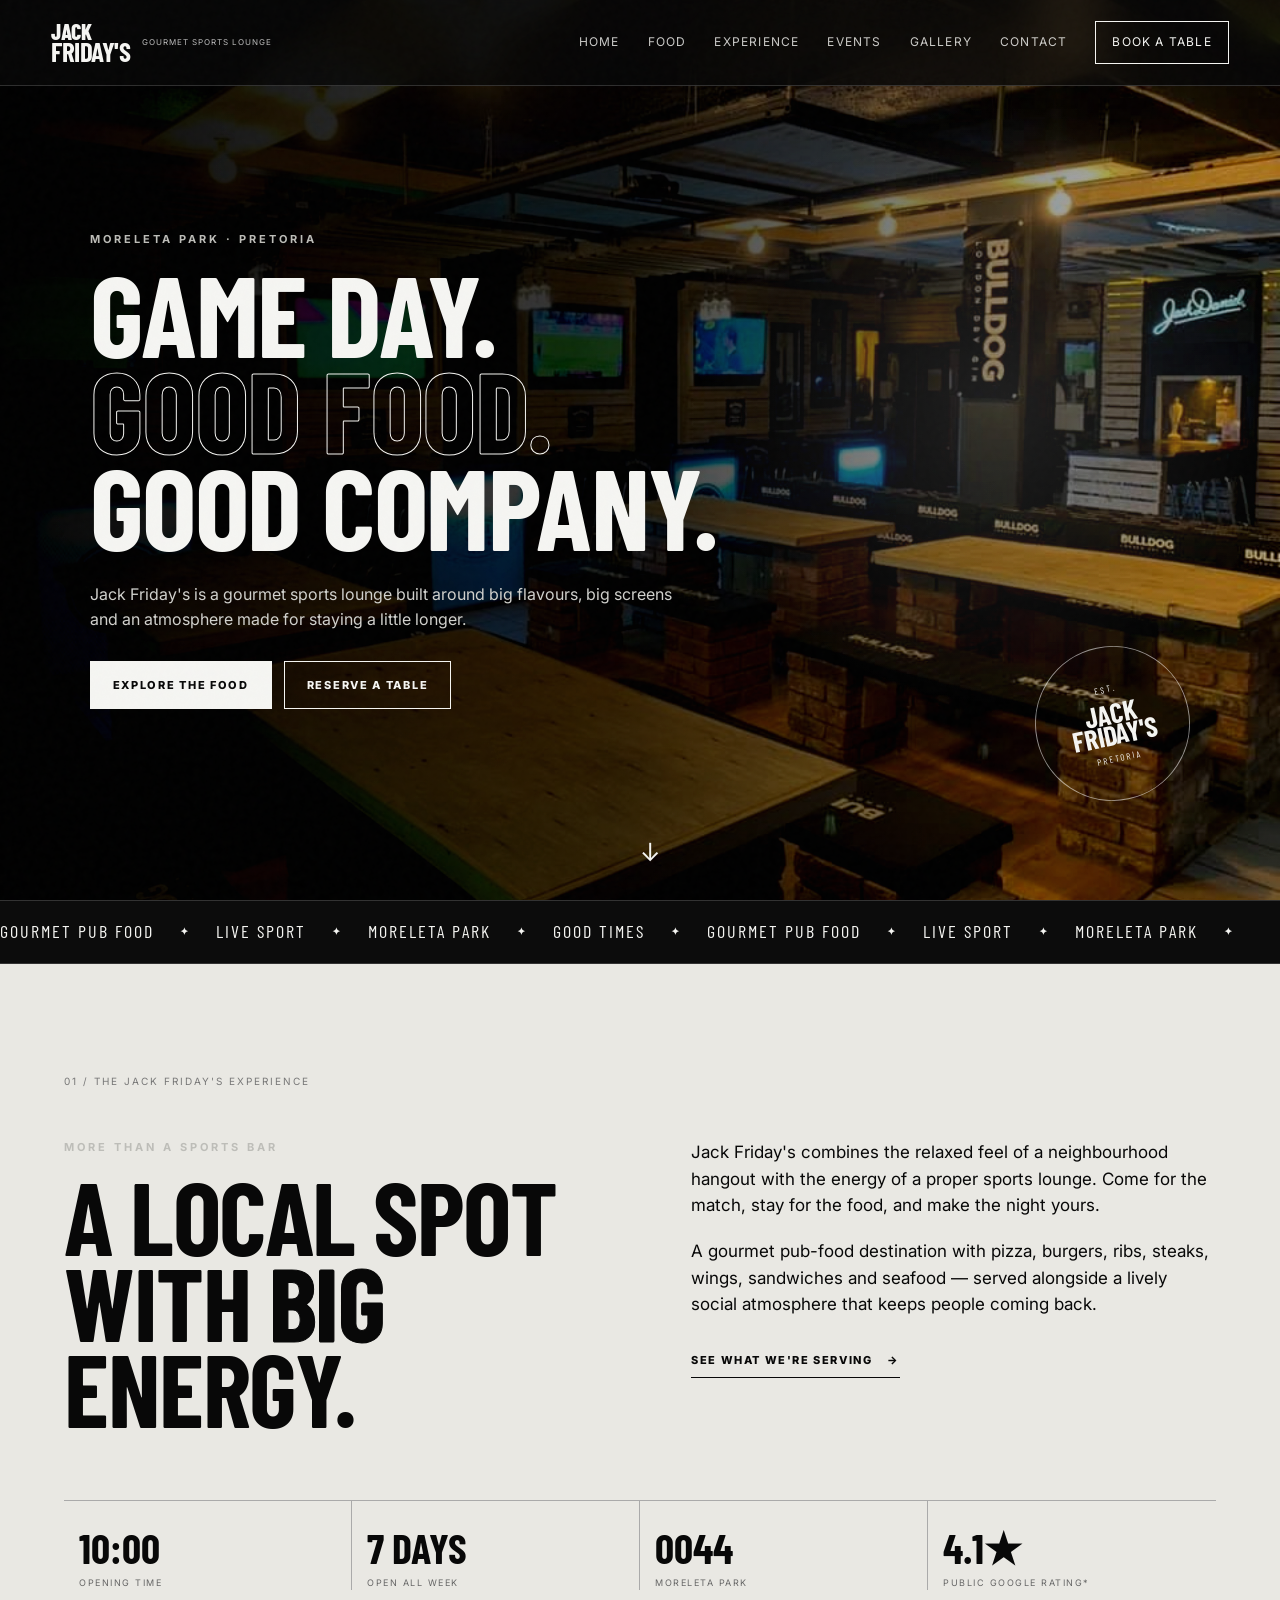
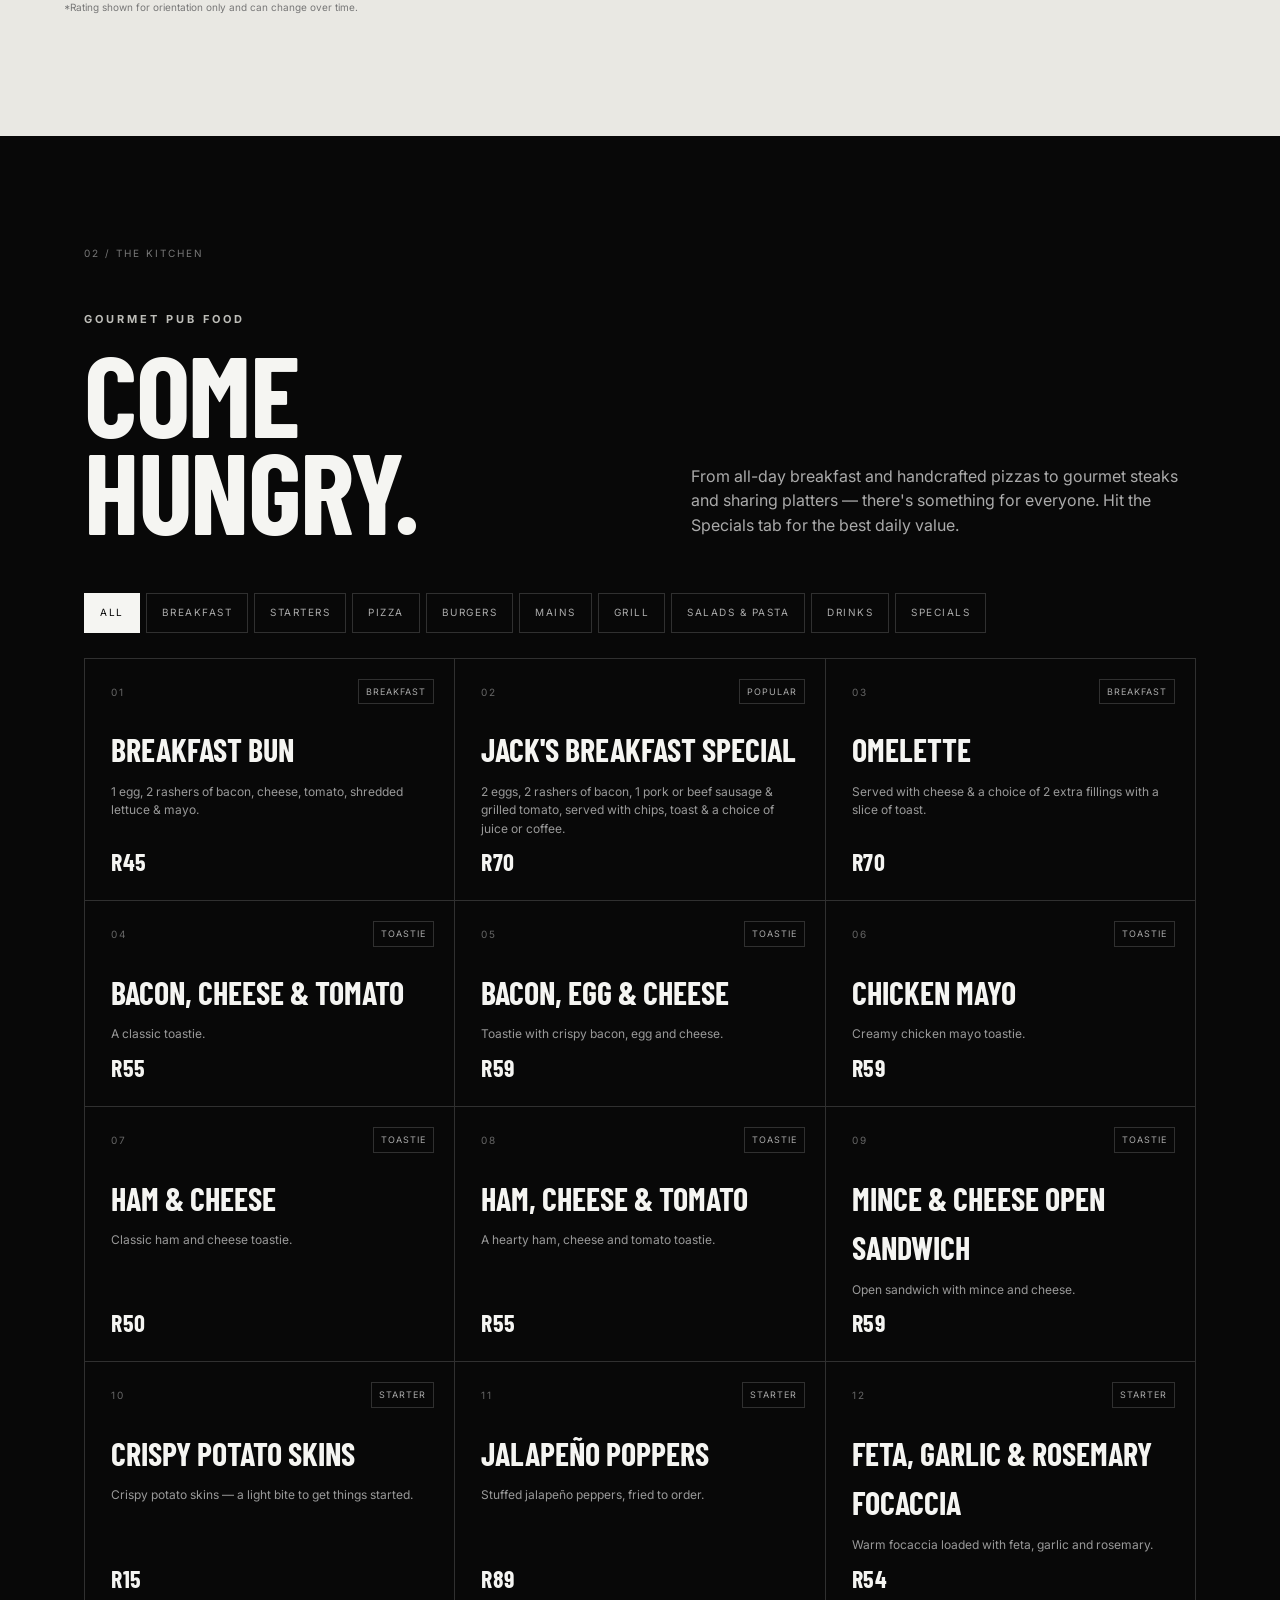
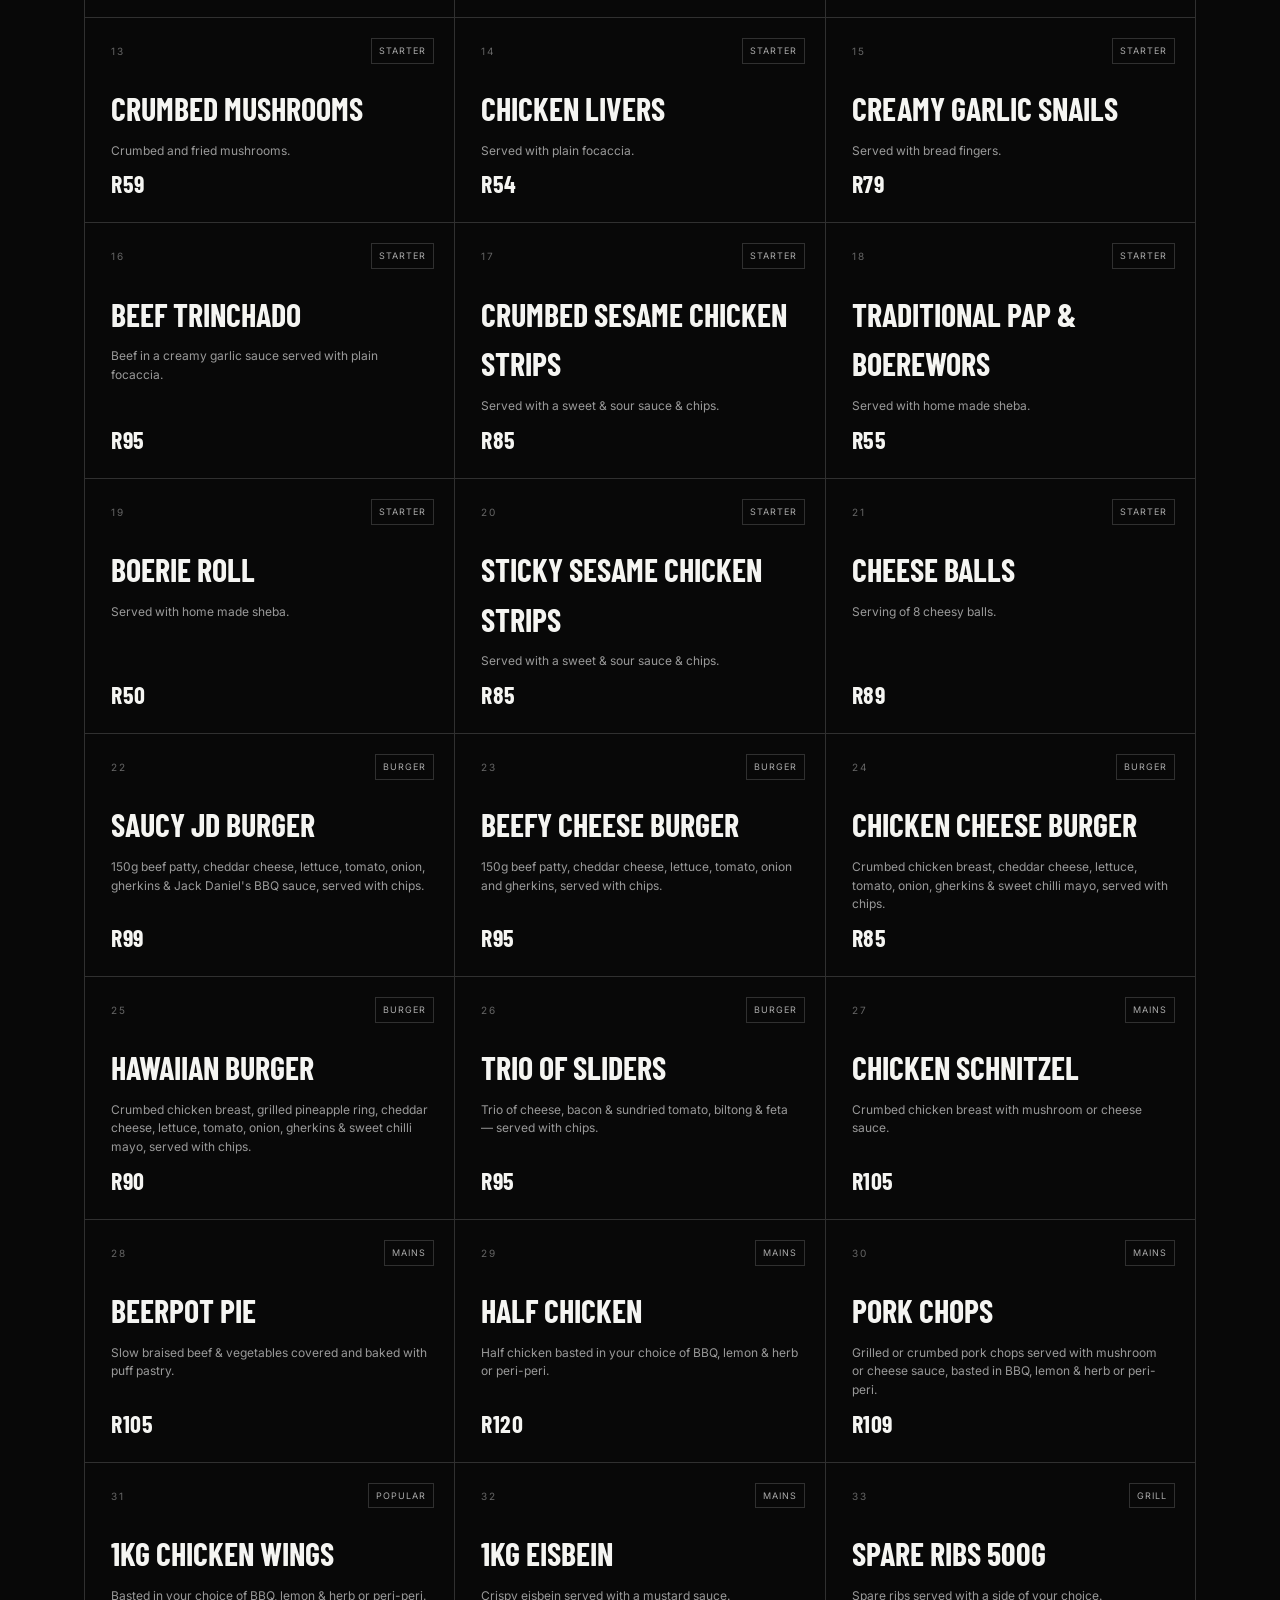
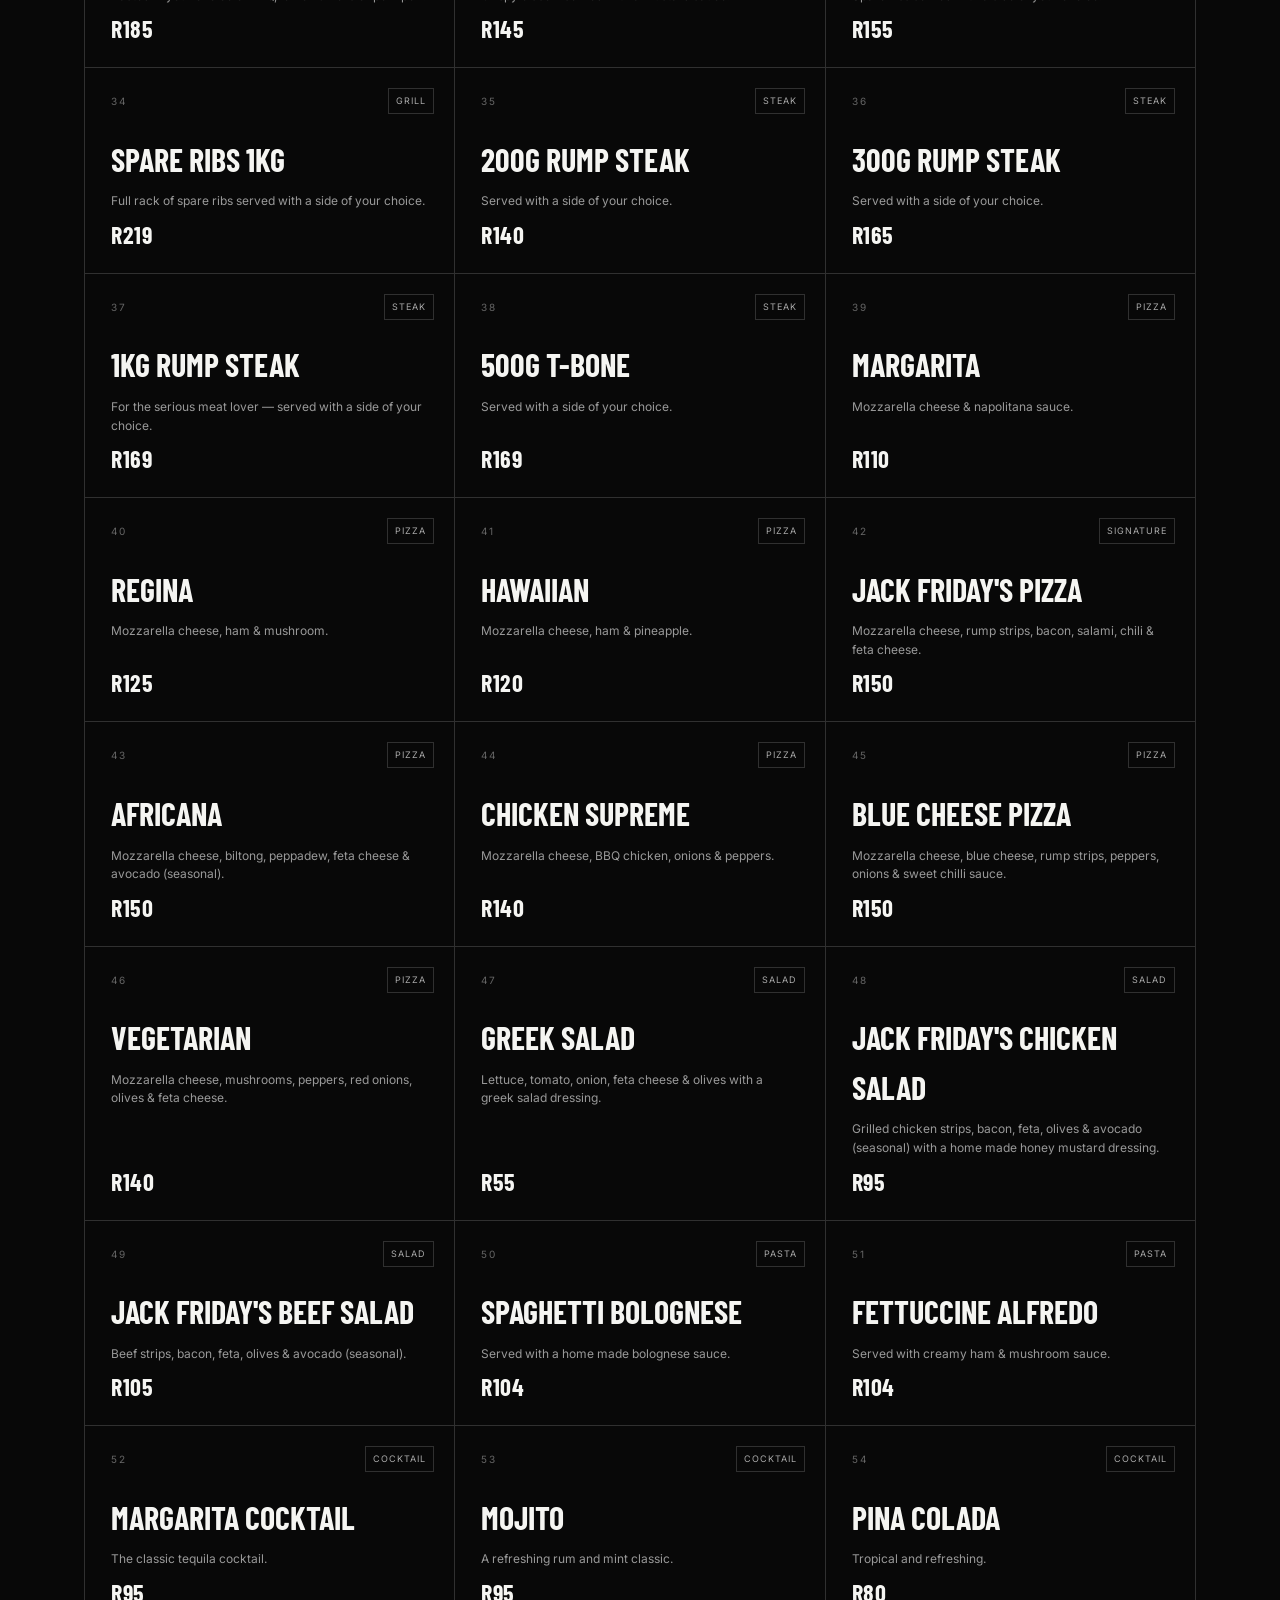
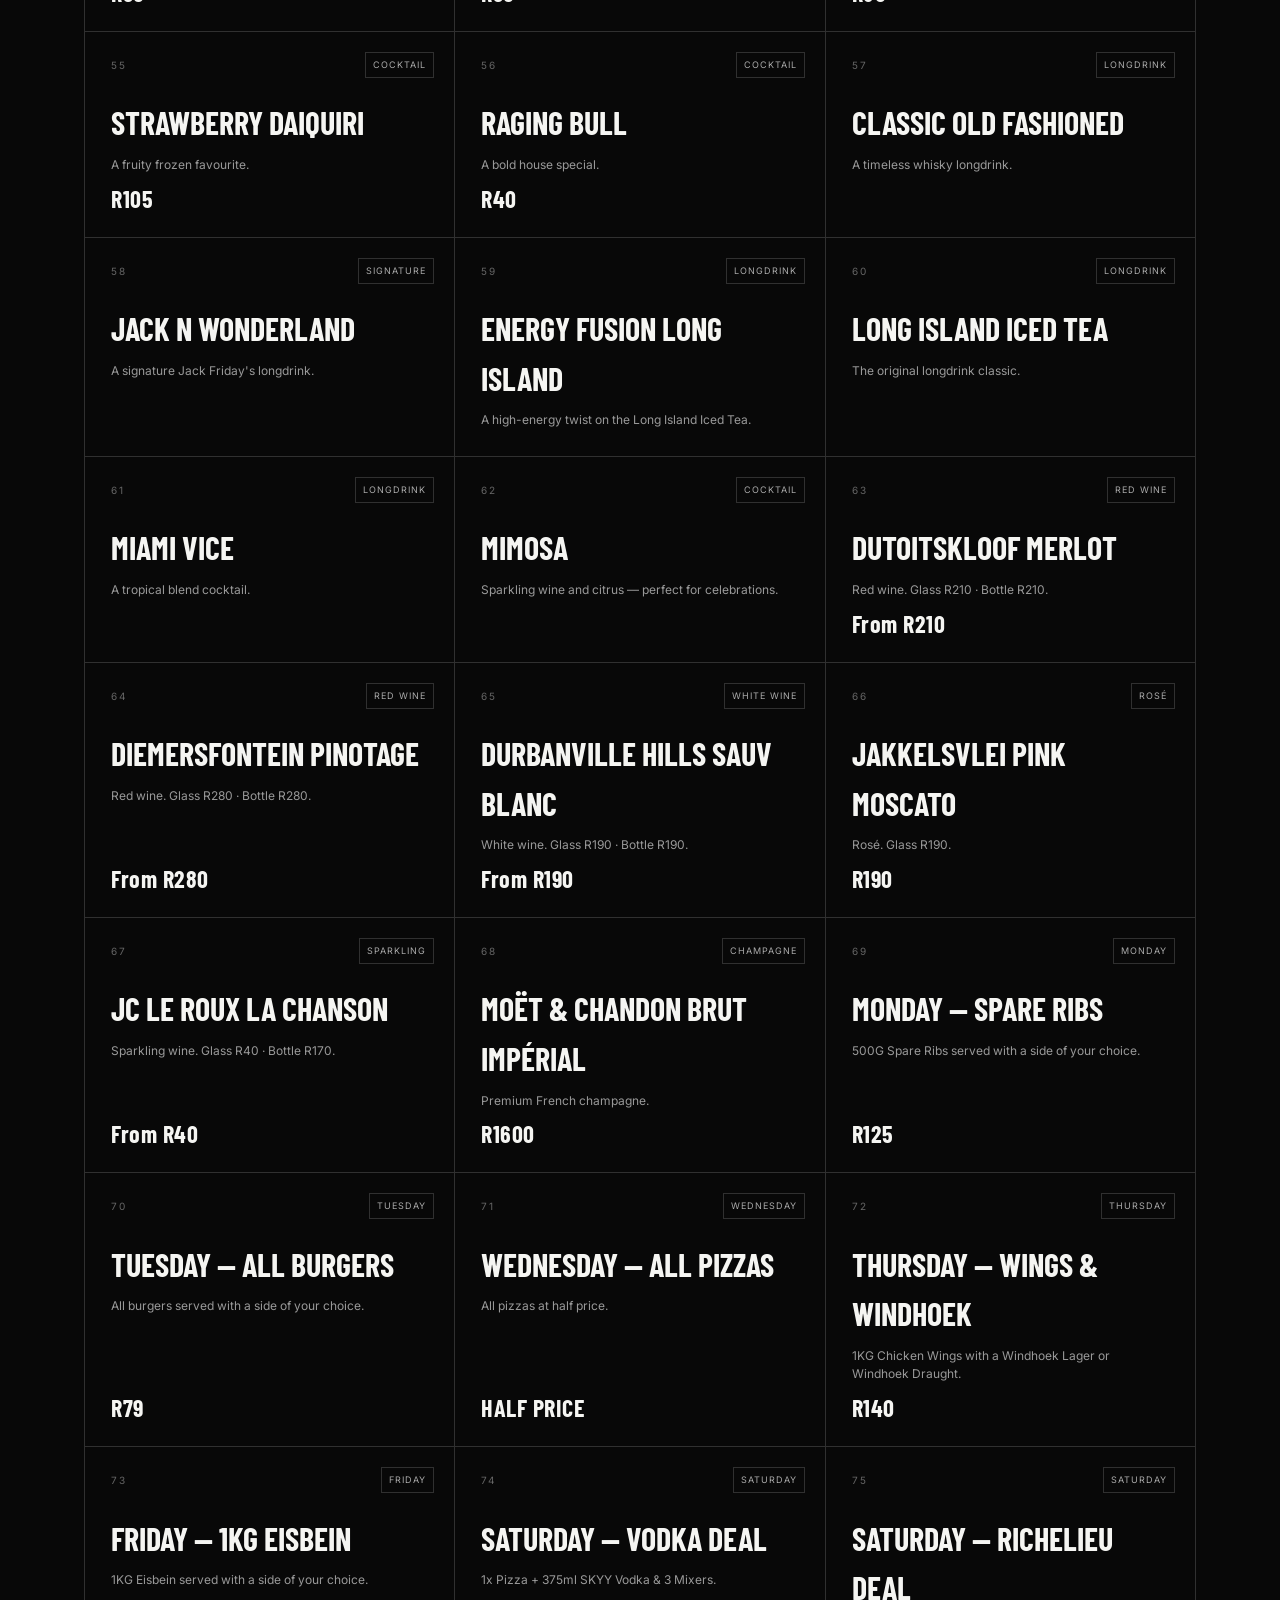
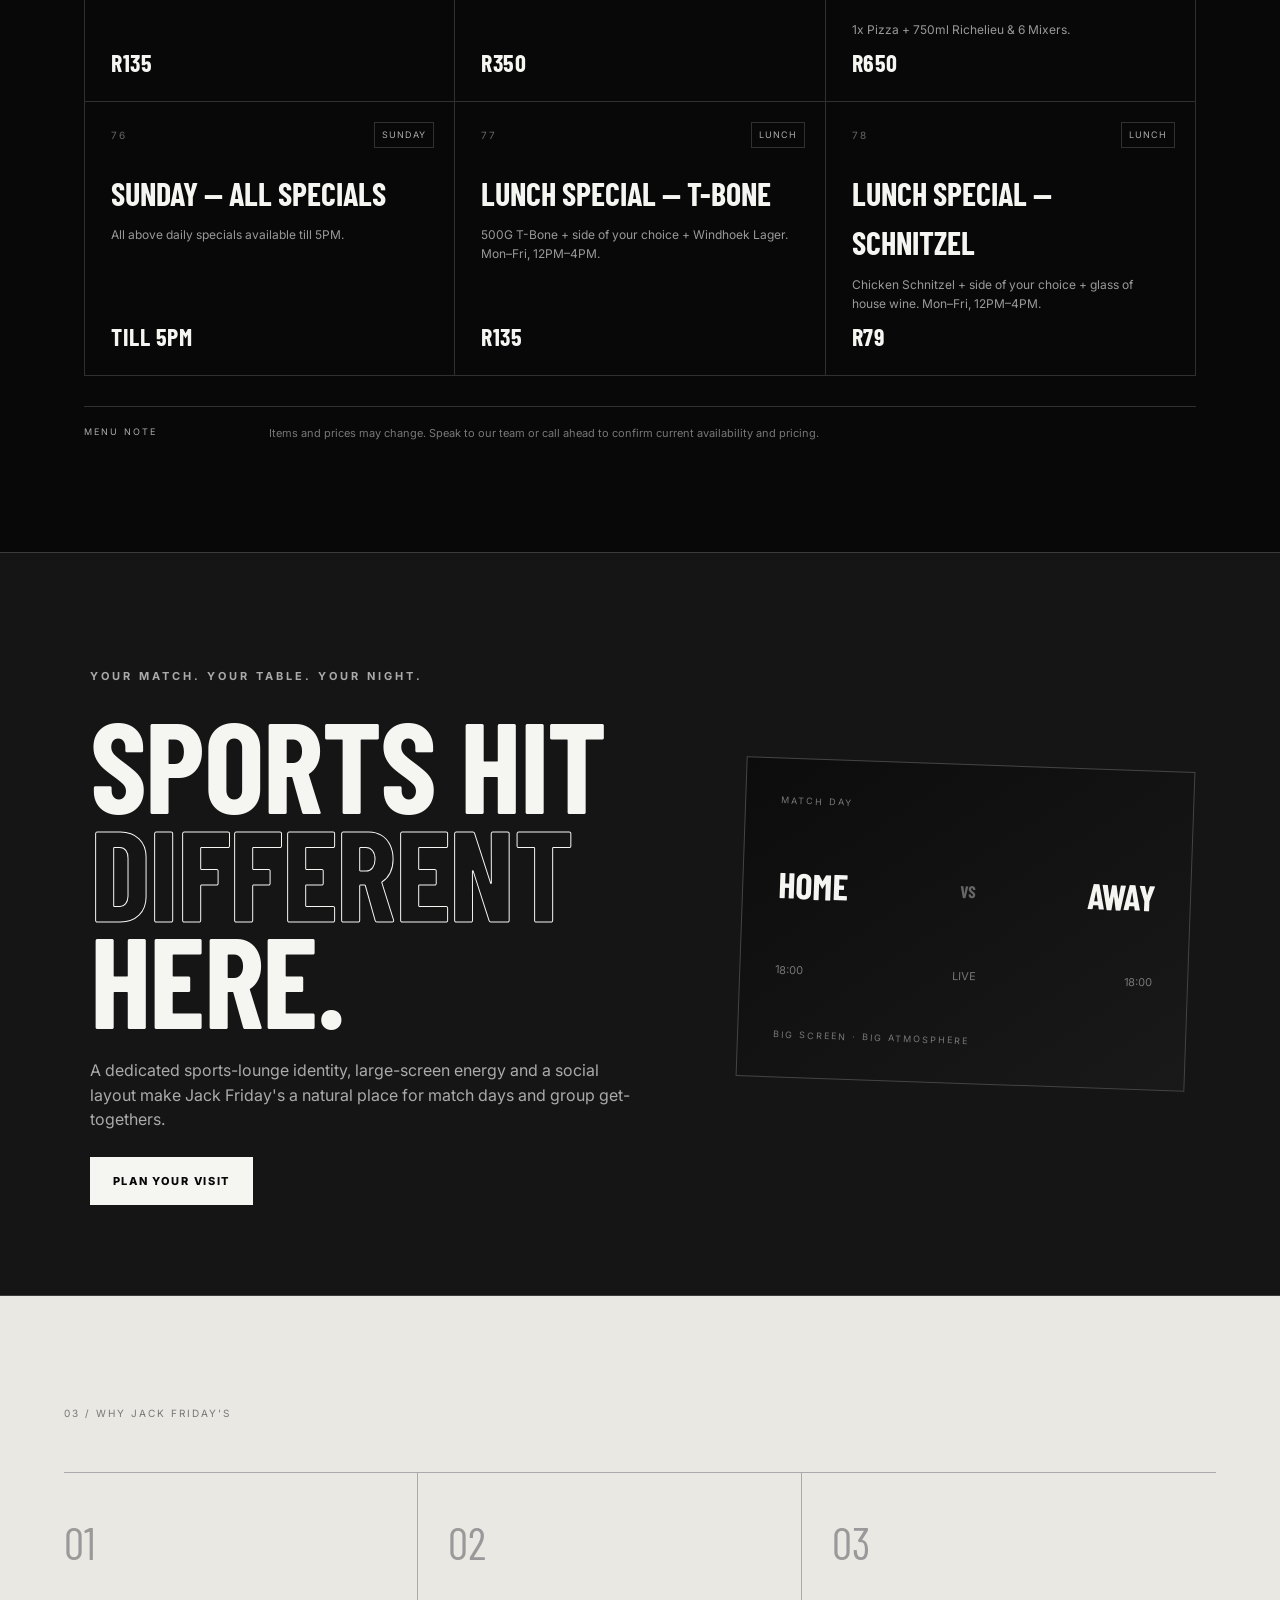
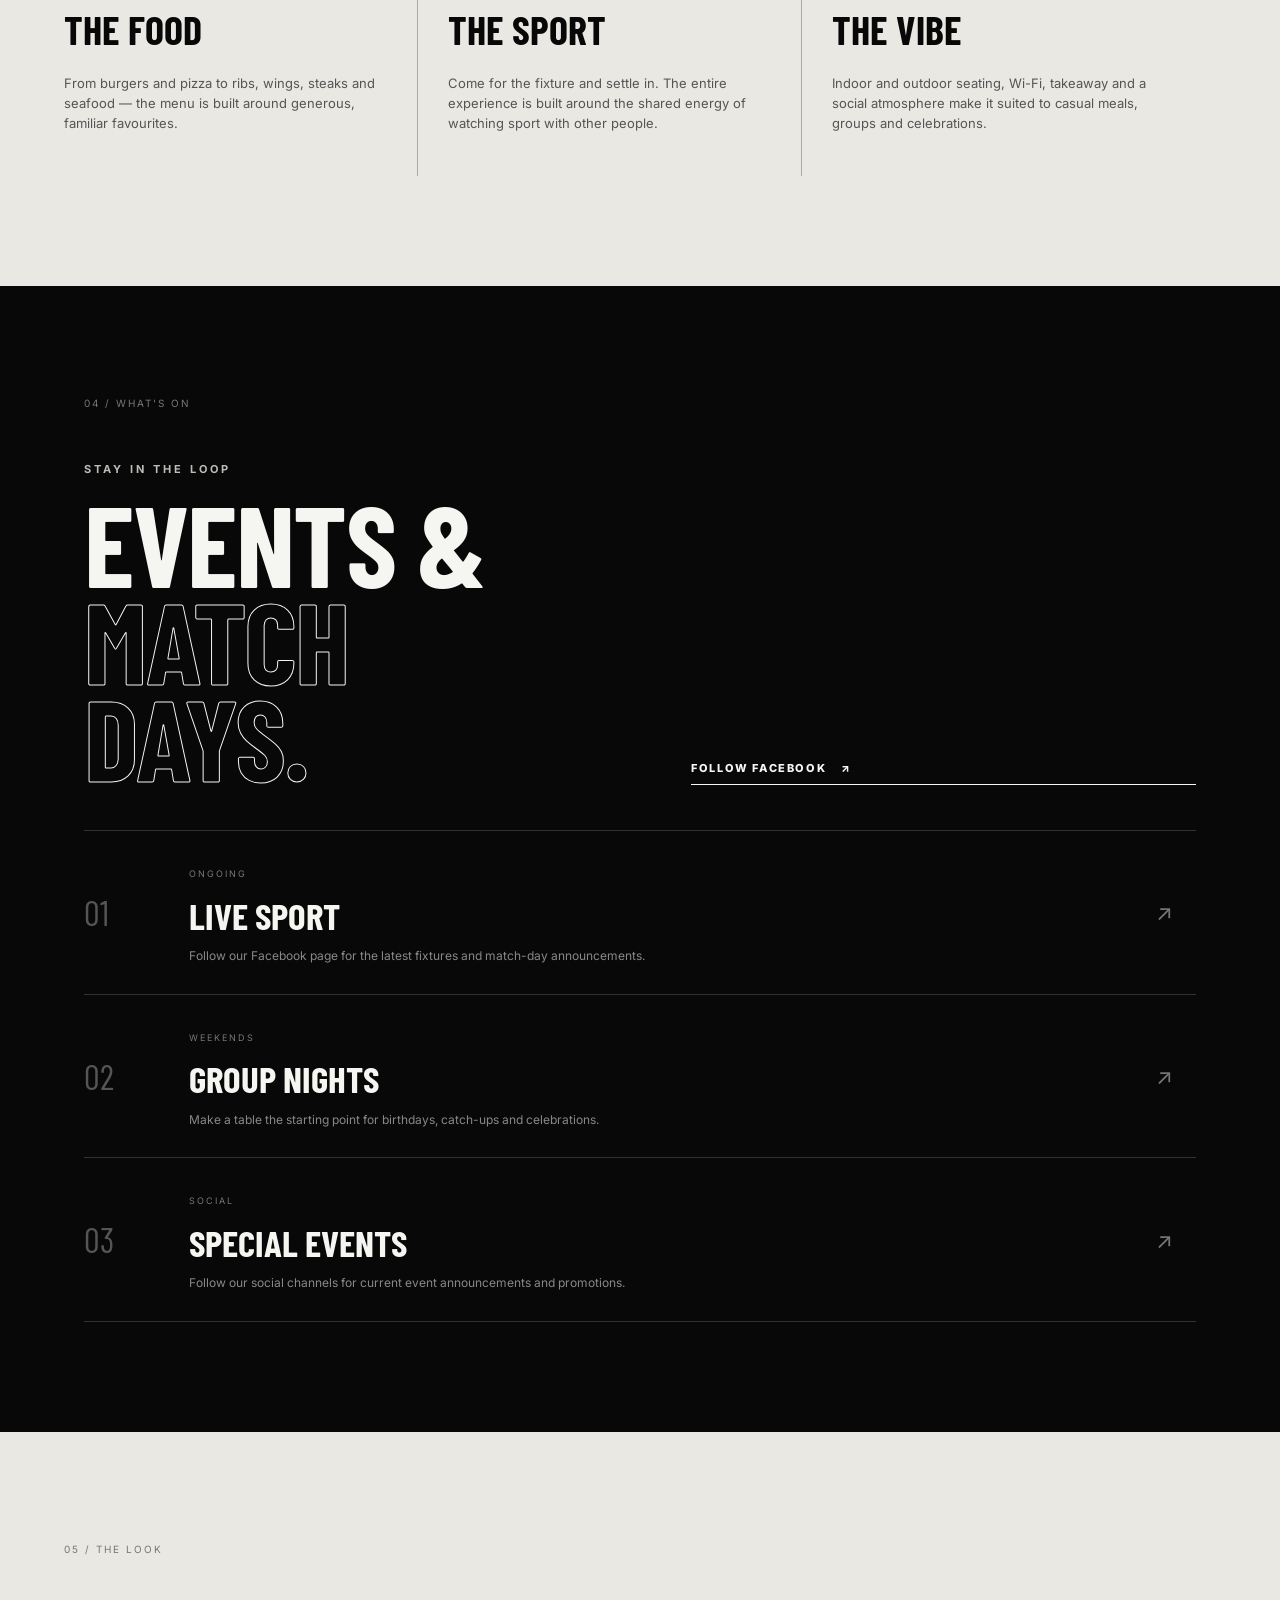
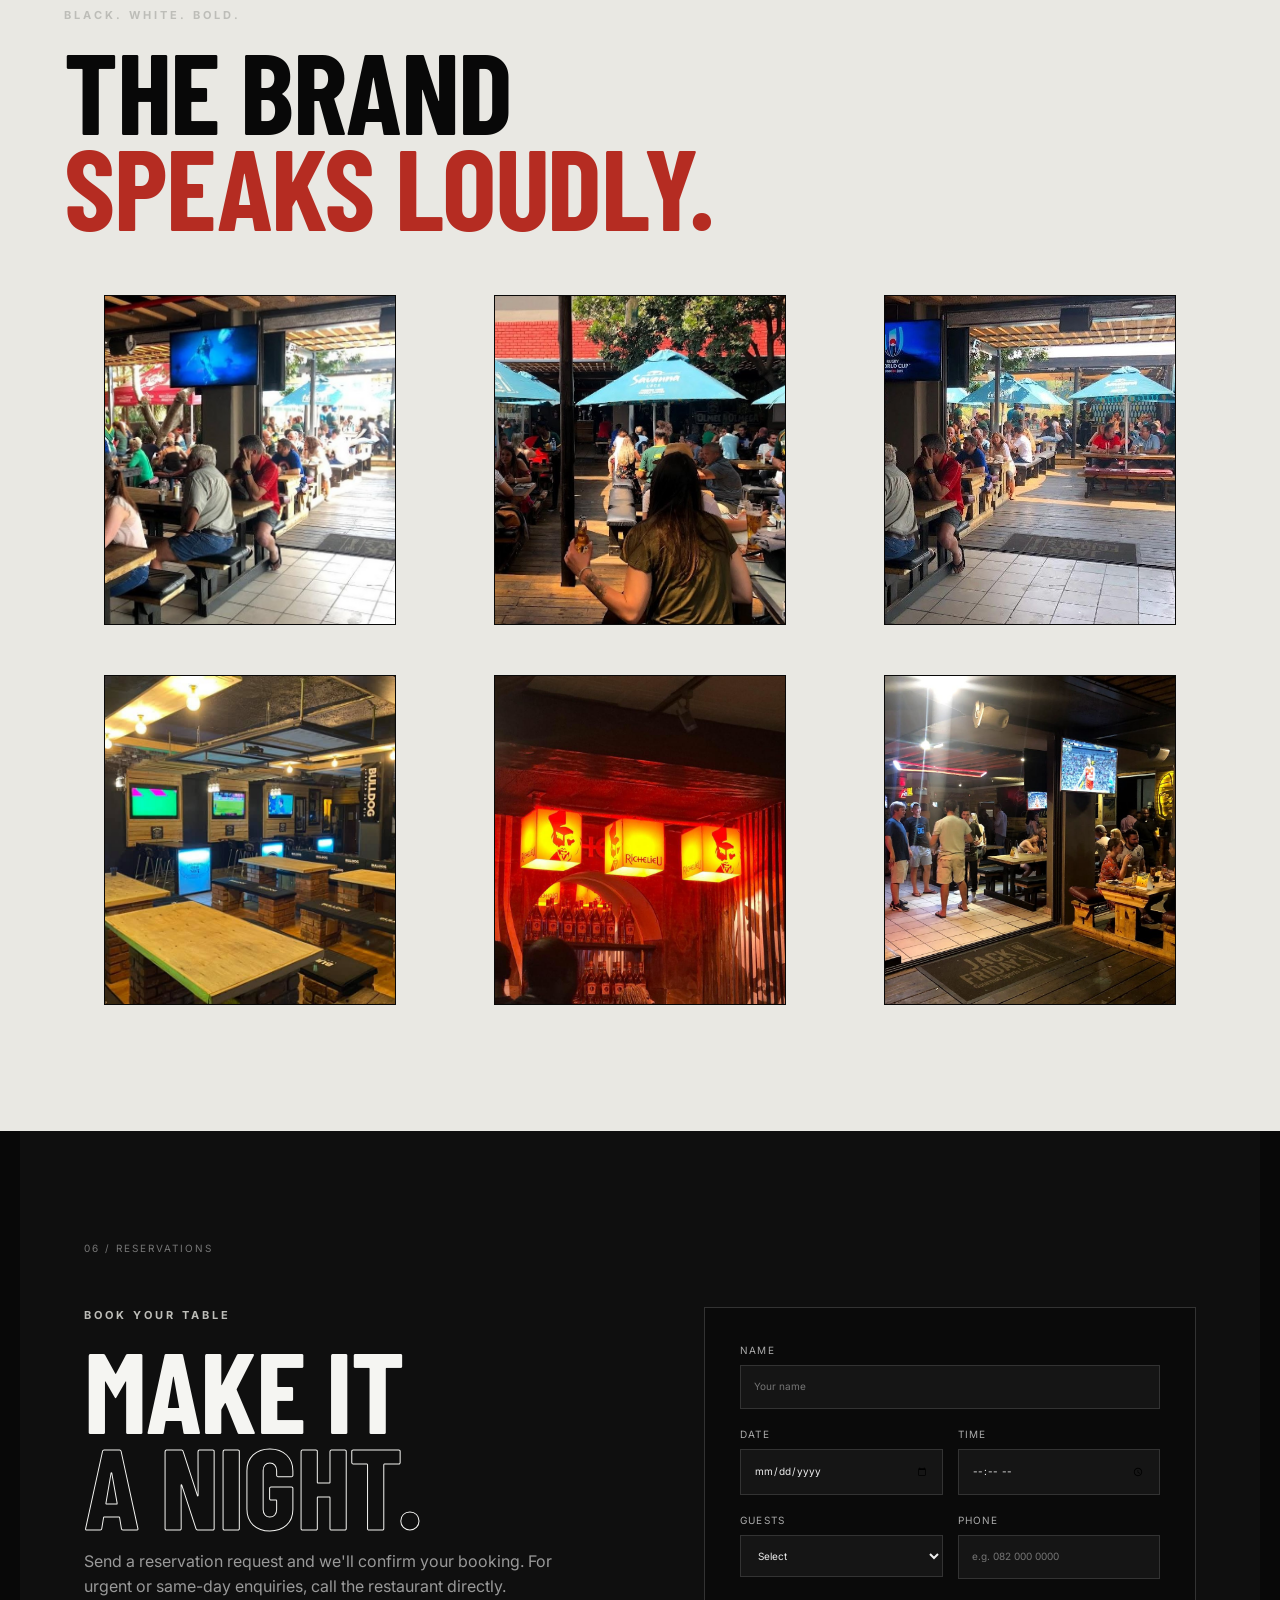
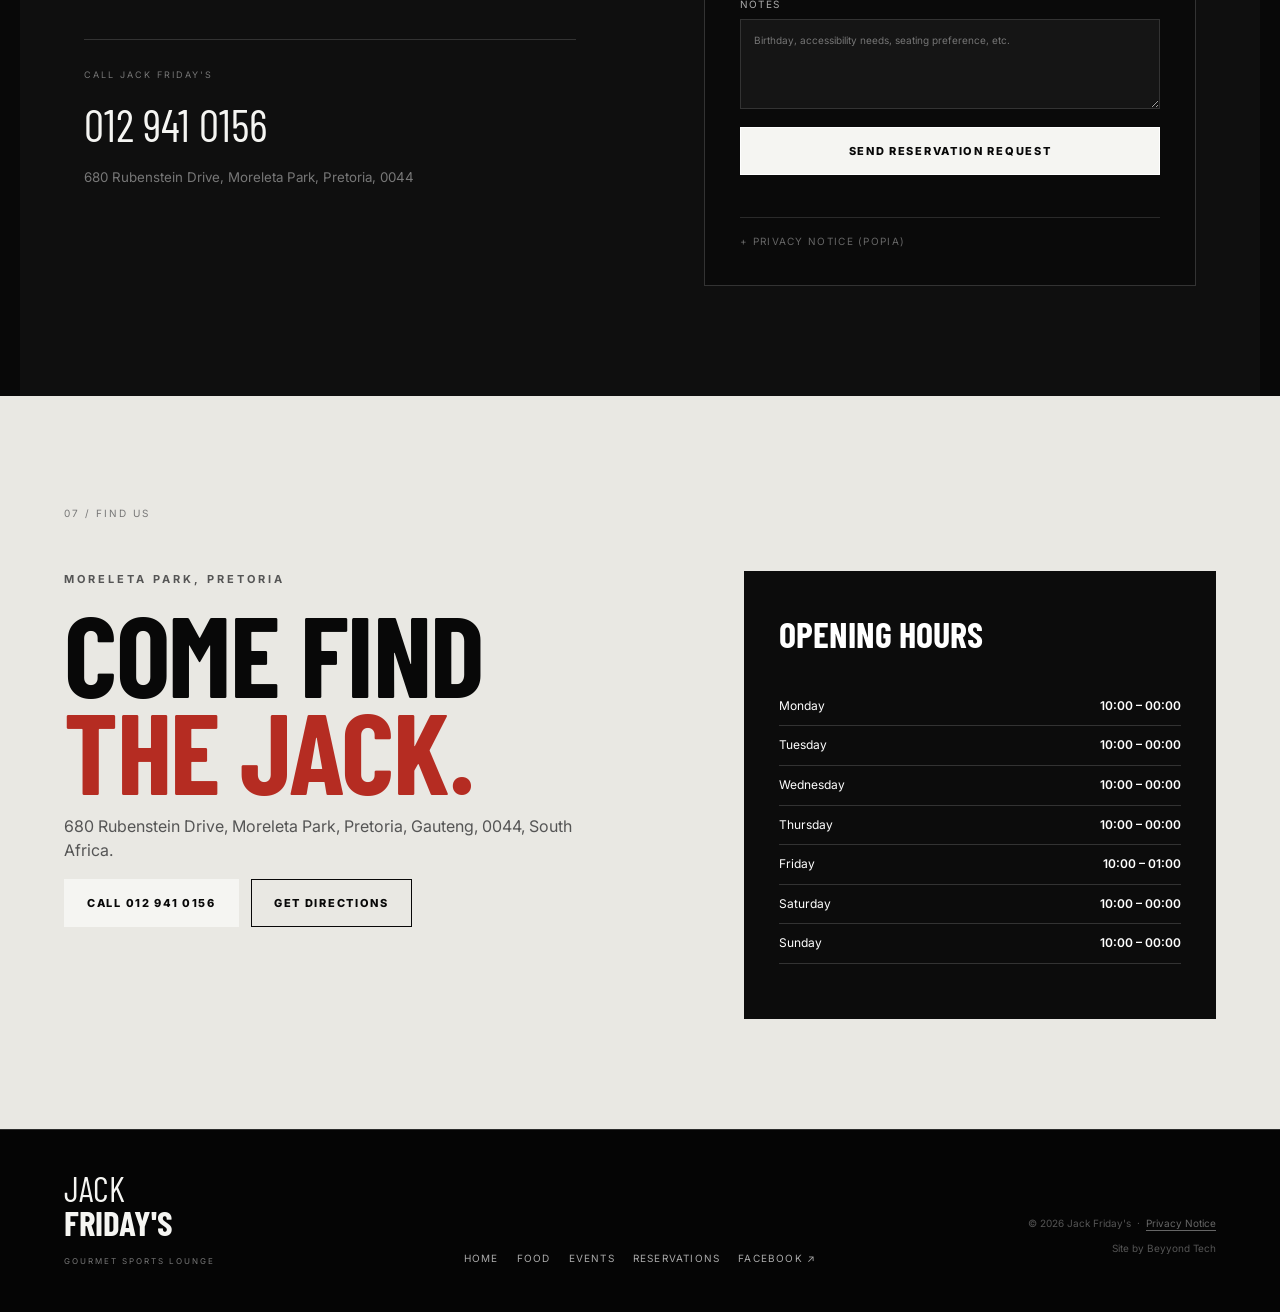
<file: index.html>
<!DOCTYPE html>
<html lang="en">
<head>
  <meta charset="UTF-8" />
  <meta name="viewport" content="width=device-width, initial-scale=1.0" />
  <meta name="description" content="Jack Friday's is a gourmet sports lounge in Moreleta Park, Pretoria. Great food, big screens and an atmosphere made for staying a little longer." />
  <meta name="theme-color" content="#080808" />
  <title>Jack Friday's | Gourmet Sports Lounge</title>

  <!-- Canonical – update to your live domain before launch -->
  <link rel="canonical" href="https://www.jackfridays.co.za/" />

  <!-- Favicons -->
  <link rel="icon" href="assets/favicon.svg" type="image/svg+xml" />
  <link rel="apple-touch-icon" href="assets/apple-touch-icon.png" />
  <link rel="manifest" href="assets/site.webmanifest" />

  <!-- Open Graph (Facebook / WhatsApp share previews) -->
  <!-- TODO: Update og:url and og:image to your live domain before launch      -->
  <!-- TODO: Replace assets/Front.jpg with a 1200×630 cropped OG image ideally -->
  <meta property="og:type"        content="website" />
  <meta property="og:url"         content="https://www.jackfridays.co.za/" />
  <meta property="og:title"       content="Jack Friday's | Gourmet Sports Lounge" />
  <meta property="og:description" content="Great food, big screens and a social atmosphere in Moreleta Park, Pretoria. Open daily from 10:00." />
  <meta property="og:image"       content="https://www.jackfridays.co.za/assets/Front.jpg" />
  <meta property="og:locale"      content="en_ZA" />
  <meta property="og:site_name"   content="Jack Friday's Gourmet Sports Lounge" />

  <!-- Twitter / X Card -->
  <meta name="twitter:card"        content="summary_large_image" />
  <meta name="twitter:title"       content="Jack Friday's | Gourmet Sports Lounge" />
  <meta name="twitter:description" content="Gourmet pub food, live sport and great atmosphere in Moreleta Park, Pretoria." />
  <meta name="twitter:image"       content="https://www.jackfridays.co.za/assets/Front.jpg" />

  <!-- Google Fonts -->
  <link rel="preconnect" href="https://fonts.googleapis.com">
  <link rel="preconnect" href="https://fonts.gstatic.com" crossorigin>
  <link href="https://fonts.googleapis.com/css2?family=Barlow+Condensed:wght@500;600;700;800&family=Inter:wght@400;500;600;700&display=swap" rel="stylesheet">
  <link rel="stylesheet" href="styles.css" />

  <!-- Schema.org structured data (Restaurant) -->
  <!-- TODO: Verify geo coordinates match the exact premises address -->
  <!-- TODO: Add official Instagram URL to the sameAs array          -->
  <script type="application/ld+json">
  {
    "@context": "https://schema.org",
    "@type": "Restaurant",
    "name": "Jack Friday's Gourmet Sports Lounge",
    "url": "https://www.jackfridays.co.za/",
    "telephone": "+27129410156",
    "address": {
      "@type": "PostalAddress",
      "streetAddress": "680 Rubenstein Drive",
      "addressLocality": "Moreleta Park",
      "addressRegion": "Pretoria",
      "postalCode": "0044",
      "addressCountry": "ZA"
    },
    "geo": {
      "@type": "GeoCoordinates",
      "latitude": -25.8239,
      "longitude": 28.2731
    },
    "openingHoursSpecification": [
      {
        "@type": "OpeningHoursSpecification",
        "dayOfWeek": ["Monday","Tuesday","Wednesday","Thursday","Saturday","Sunday"],
        "opens": "10:00",
        "closes": "00:00"
      },
      {
        "@type": "OpeningHoursSpecification",
        "dayOfWeek": ["Friday"],
        "opens": "10:00",
        "closes": "01:00"
      }
    ],
    "sameAs": [
      "https://www.facebook.com/JackfridaysSA"
    ],
    "servesCuisine": ["Pub Food","Grills","Pizza","Burgers","Seafood"],
    "priceRange": "$$",
    "image": "https://www.jackfridays.co.za/assets/Front.jpg"
  }
  </script>
</head>
<body>
  <div class="noise" aria-hidden="true"></div>

  <header class="site-header" id="top">
    <a class="brand" href="#home" aria-label="Jack Friday's home">
      <span class="brand-mark">JACK<br><strong>FRIDAY'S</strong></span>
      <span class="brand-sub">GOURMET SPORTS LOUNGE</span>
    </a>

    <button class="menu-toggle" aria-label="Open navigation" aria-expanded="false">☰</button>

    <nav class="nav" aria-label="Primary navigation">
      <a href="#home">Home</a>
      <a href="#menu">Food</a>
      <a href="#experience">Experience</a>
      <a href="#events">Events</a>
      <a href="#gallery">Gallery</a>
      <a href="#contact">Contact</a>
      <a class="nav-cta" href="#reserve">Book a Table</a>
    </nav>
  </header>

  <main>
    <section class="hero" id="home">
      <div class="hero-bg"></div>
      <div class="hero-overlay"></div>
      <div class="hero-content">
        <p class="eyebrow">MORELETA PARK · PRETORIA</p>
        <h1>GAME DAY.<br><span>GOOD FOOD.</span><br>GOOD COMPANY.</h1>
        <p class="hero-copy">
          Jack Friday's is a gourmet sports lounge built around big flavours,
          big screens and an atmosphere made for staying a little longer.
        </p>
        <div class="hero-actions">
          <a class="button button-light" href="#menu">Explore the Food</a>
          <a class="button button-outline" href="#reserve">Reserve a Table</a>
        </div>
      </div>
      <div class="hero-stamp">
        <span>EST.</span>
        <strong>JACK<br>FRIDAY'S</strong>
        <span>PRETORIA</span>
      </div>
      <a class="scroll-cue" href="#about" aria-label="Scroll to about section">↓</a>
    </section>

    <section class="ticker" aria-label="Highlights">
      <div class="ticker-track">
        <span>GOURMET PUB FOOD</span><b>✦</b>
        <span>LIVE SPORT</span><b>✦</b>
        <span>MORELETA PARK</span><b>✦</b>
        <span>GOOD TIMES</span><b>✦</b>
        <span>GOURMET PUB FOOD</span><b>✦</b>
        <span>LIVE SPORT</span><b>✦</b>
        <span>MORELETA PARK</span><b>✦</b>
      </div>
    </section>

    <section class="section about" id="about">
      <div class="section-label">01 / THE JACK FRIDAY'S EXPERIENCE</div>
      <div class="about-grid">
        <div>
          <p class="eyebrow">MORE THAN A SPORTS BAR</p>
          <h2>A LOCAL SPOT WITH <em>BIG</em> ENERGY.</h2>
        </div>
        <div class="about-copy">
          <p>
            Jack Friday's combines the relaxed feel of a neighbourhood hangout
            with the energy of a proper sports lounge. Come for the match,
            stay for the food, and make the night yours.
          </p>
          <p>
            A gourmet pub-food destination with pizza, burgers, ribs, steaks,
            wings, sandwiches and seafood — served alongside a lively social
            atmosphere that keeps people coming back.
          </p>
          <a class="text-link" href="#menu">See what we're serving <span>→</span></a>
        </div>
      </div>
      <div class="stats">
        <div><strong>10:00</strong><span>OPENING TIME</span></div>
        <div><strong>7 DAYS</strong><span>OPEN ALL WEEK</span></div>
        <div><strong>0044</strong><span>MORELETA PARK</span></div>
        <div><strong>4.1★</strong><span>PUBLIC GOOGLE RATING*</span></div>
      </div>
      <p class="fine-print">*Rating shown for orientation only and can change over time.</p>
    </section>

    <section class="menu-section section" id="menu">
      <div class="section-label">02 / THE KITCHEN</div>
      <div class="section-heading">
        <div>
          <p class="eyebrow">GOURMET PUB FOOD</p>
          <h2>COME HUNGRY.</h2>
        </div>
        <p>From all-day breakfast and handcrafted pizzas to gourmet steaks and sharing platters — there's something for everyone. Hit the Specials tab for the best daily value.</p>
      </div>

      <div class="menu-tabs" role="tablist" aria-label="Menu categories">
        <button class="menu-tab active" data-category="all">All</button>
        <button class="menu-tab" data-category="breakfast">Breakfast</button>
        <button class="menu-tab" data-category="starters">Starters</button>
        <button class="menu-tab" data-category="pizza">Pizza</button>
        <button class="menu-tab" data-category="burgers">Burgers</button>
        <button class="menu-tab" data-category="mains">Mains</button>
        <button class="menu-tab" data-category="grill">Grill</button>
        <button class="menu-tab" data-category="salads">Salads &amp; Pasta</button>
        <button class="menu-tab" data-category="drinks">Drinks</button>
        <button class="menu-tab" data-category="specials">Specials</button>
      </div>

      <div class="menu-grid" id="menuGrid"></div>

      <div class="menu-note">
        <span>MENU NOTE</span>
        <p>Items and prices may change. Speak to our team or call ahead to confirm current availability and pricing.</p>
      </div>
    </section>

    <section class="feature-band">
      <div class="feature-copy">
        <p class="eyebrow">YOUR MATCH. YOUR TABLE. YOUR NIGHT.</p>
        <h2>SPORTS HIT<br><span>DIFFERENT</span> HERE.</h2>
        <p>
          A dedicated sports-lounge identity, large-screen energy and a social
          layout make Jack Friday's a natural place for match days and group
          get-togethers.
        </p>
        <a class="button button-light" href="#reserve">Plan Your Visit</a>
      </div>
      <div class="score-card">
        <span class="score-label">MATCH DAY</span>
        <div class="score-line"><b>HOME</b><strong>VS</strong><b>AWAY</b></div>
        <div class="score-line muted"><span>18:00</span><span>LIVE</span><span>18:00</span></div>
        <div class="score-footer">BIG SCREEN · BIG ATMOSPHERE</div>
      </div>
    </section>

    <section class="section experience" id="experience">
      <div class="section-label">03 / WHY JACK FRIDAY'S</div>
      <div class="experience-grid">
        <article class="experience-card">
          <span>01</span>
          <h3>THE FOOD</h3>
          <p>From burgers and pizza to ribs, wings, steaks and seafood — the menu is built around generous, familiar favourites.</p>
        </article>
        <article class="experience-card">
          <span>02</span>
          <h3>THE SPORT</h3>
          <p>Come for the fixture and settle in. The entire experience is built around the shared energy of watching sport with other people.</p>
        </article>
        <article class="experience-card">
          <span>03</span>
          <h3>THE VIBE</h3>
          <p>Indoor and outdoor seating, Wi-Fi, takeaway and a social atmosphere make it suited to casual meals, groups and celebrations.</p>
        </article>
      </div>
    </section>

    <section class="events section" id="events">
      <div class="section-label">04 / WHAT'S ON</div>
      <div class="events-head">
        <div>
          <p class="eyebrow">STAY IN THE LOOP</p>
          <h2>EVENTS &<br><em>MATCH DAYS.</em></h2>
        </div>
        <a class="text-link" href="https://www.facebook.com/JackfridaysSA" target="_blank" rel="noopener">Follow Facebook <span>↗</span></a>
      </div>
      <div class="event-board">
        <a class="event-item" href="https://www.facebook.com/JackfridaysSA" target="_blank" rel="noopener" aria-label="Live sport – follow on Facebook for fixtures">
          <span class="event-number">01</span>
          <div><small>ONGOING</small><h3>LIVE SPORT</h3><p>Follow our Facebook page for the latest fixtures and match-day announcements.</p></div>
          <span class="event-arrow">↗</span>
        </a>
        <a class="event-item" href="#reserve" aria-label="Book a table for a group night">
          <span class="event-number">02</span>
          <div><small>WEEKENDS</small><h3>GROUP NIGHTS</h3><p>Make a table the starting point for birthdays, catch-ups and celebrations.</p></div>
          <span class="event-arrow">↗</span>
        </a>
        <a class="event-item" href="https://www.facebook.com/JackfridaysSA" target="_blank" rel="noopener" aria-label="Special events – follow on Facebook for updates">
          <span class="event-number">03</span>
          <div><small>SOCIAL</small><h3>SPECIAL EVENTS</h3><p>Follow our social channels for current event announcements and promotions.</p></div>
          <span class="event-arrow">↗</span>
        </a>
      </div>
    </section>

    <section class="gallery section" id="gallery">
      <div class="section-label">05 / THE LOOK</div>
      <div class="gallery-heading">
        <p class="eyebrow">BLACK. WHITE. BOLD.</p>
        <h2>THE BRAND<br><em>SPEAKS LOUDLY.</em></h2>
      </div>
      <div class="gallery-grid">
        <figure class="gallery-tile tile-wide">
          <img src="assets/Jacks3.jpg" alt="Jack Friday's interior atmosphere" loading="lazy" />
        </figure>
        <figure class="gallery-tile tile-tall">
          <img src="assets/Jacks7.jpg" alt="Jack Friday's dining area" loading="lazy" />
        </figure>
        <figure class="gallery-tile tile-square">
          <img src="assets/Jacks1.jpg" alt="Jack Friday's bar and social lounge" loading="lazy" />
        </figure>
        <figure class="gallery-tile tile-medium">
          <img src="assets/Front.jpg" alt="Jack Friday's sports lounge seating" loading="lazy" />
        </figure>
        <figure class="gallery-tile tile-narrow">
          <img src="assets/Jacks8.jpg" alt="Jack Friday's social night atmosphere" loading="lazy" />
        </figure>
        <figure class="gallery-tile tile-portrait">
          <img src="assets/Jacks9.jpeg" alt="Jack Friday's branding and ambience" loading="lazy" />
        </figure>
      </div>
    </section>

    <section class="reserve section" id="reserve">
      <div class="section-label">06 / RESERVATIONS</div>
      <div class="reserve-grid">
        <div>
          <p class="eyebrow">BOOK YOUR TABLE</p>
          <h2>MAKE IT<br><em>A NIGHT.</em></h2>
          <p class="reserve-copy">
            Send a reservation request and we'll confirm your booking.
            For urgent or same-day enquiries, call the restaurant directly.
          </p>
          <div class="contact-card">
            <span>CALL JACK FRIDAY'S</span>
            <a href="tel:+27129410156">012 941 0156</a>
            <small>680 Rubenstein Drive, Moreleta Park, Pretoria, 0044</small>
          </div>
        </div>

        <form class="reservation-form" id="reservationForm" novalidate>
          <label>
            Name
            <input name="name" type="text" autocomplete="name" required placeholder="Your name">
          </label>
          <div class="form-row">
            <label>
              Date
              <input name="date" type="date" required>
            </label>
            <label>
              Time
              <input name="time" type="time" required>
            </label>
          </div>
          <div class="form-row">
            <label>
              Guests
              <select name="guests" required>
                <option value="">Select</option>
                <option>2</option><option>3</option><option>4</option>
                <option>5</option><option>6</option><option>7</option>
                <option>8</option><option>9</option><option>10+</option>
              </select>
            </label>
            <label>
              Phone
              <input name="phone" type="tel" autocomplete="tel" required placeholder="e.g. 082 000 0000">
            </label>
          </div>
          <label>
            Notes
            <textarea name="notes" rows="4" placeholder="Birthday, accessibility needs, seating preference, etc."></textarea>
          </label>
          <button class="button button-light full" type="submit">Send Reservation Request</button>
          <p class="form-status" id="formStatus" role="status" aria-live="polite"></p>

          <details class="privacy-details" id="privacy">
            <summary>Privacy Notice (POPIA)</summary>
            <p>The personal information you provide in this form (name and phone number) is collected solely to process your reservation request and will not be shared with third parties. It is retained only as long as necessary to fulfil your booking, in line with the Protection of Personal Information Act 4 of 2013 (POPIA). For any queries regarding your personal information, contact us at <a href="tel:+27129410156">012 941 0156</a>.</p>
          </details>
        </form>
      </div>
    </section>

    <section class="contact section" id="contact">
      <div class="section-label">07 / FIND US</div>
      <div class="contact-grid">
        <div>
          <p class="eyebrow">MORELETA PARK, PRETORIA</p>
          <h2>COME FIND<br><em>THE JACK.</em></h2>
          <p>680 Rubenstein Drive, Moreleta Park, Pretoria, Gauteng, 0044, South Africa.</p>
          <div class="contact-actions">
            <a class="button button-light" href="tel:+27129410156">Call 012 941 0156</a>
            <a class="button button-outline dark" href="https://www.google.com/maps/search/?api=1&query=680+Rubenstein+Drive+Moreleta+Park+Pretoria" target="_blank" rel="noopener">Get Directions</a>
          </div>
        </div>
        <div class="hours-card">
          <h3>OPENING HOURS</h3>
          <div><span>Monday</span><b>10:00 – 00:00</b></div>
          <div><span>Tuesday</span><b>10:00 – 00:00</b></div>
          <div><span>Wednesday</span><b>10:00 – 00:00</b></div>
          <div><span>Thursday</span><b>10:00 – 00:00</b></div>
          <div><span>Friday</span><b>10:00 – 01:00</b></div>
          <div><span>Saturday</span><b>10:00 – 00:00</b></div>
          <div><span>Sunday</span><b>10:00 – 00:00</b></div>
          <p></p>
        </div>
      </div>
    </section>
  </main>

  <footer class="footer">
    <div class="footer-brand">
      <span>JACK<br><b>FRIDAY'S</b></span>
      <small>GOURMET SPORTS LOUNGE</small>
    </div>
    <div class="footer-links">
      <a href="#home">Home</a>
      <a href="#menu">Food</a>
      <a href="#events">Events</a>
      <a href="#reserve">Reservations</a>
      <a href="https://www.facebook.com/JackfridaysSA" target="_blank" rel="noopener">Facebook ↗</a>
      <!-- TODO: Add official Instagram URL and uncomment the line below -->
      <!-- <a href="https://www.instagram.com/OFFICIAL_HANDLE" target="_blank" rel="noopener">Instagram ↗</a> -->
    </div>
    <div class="footer-meta">© <span id="year"></span> Jack Friday's &nbsp;·&nbsp; <a href="#privacy" class="footer-privacy-link">Privacy Notice</a>
    <p> Site by <a href="https://www.beyyondtech.co.za" target="_blank" rel="noopener">Beyyond Tech</a> </p>
    </div>
  </footer>

  <script src="script.js"></script>
</body>
</html>
</file>
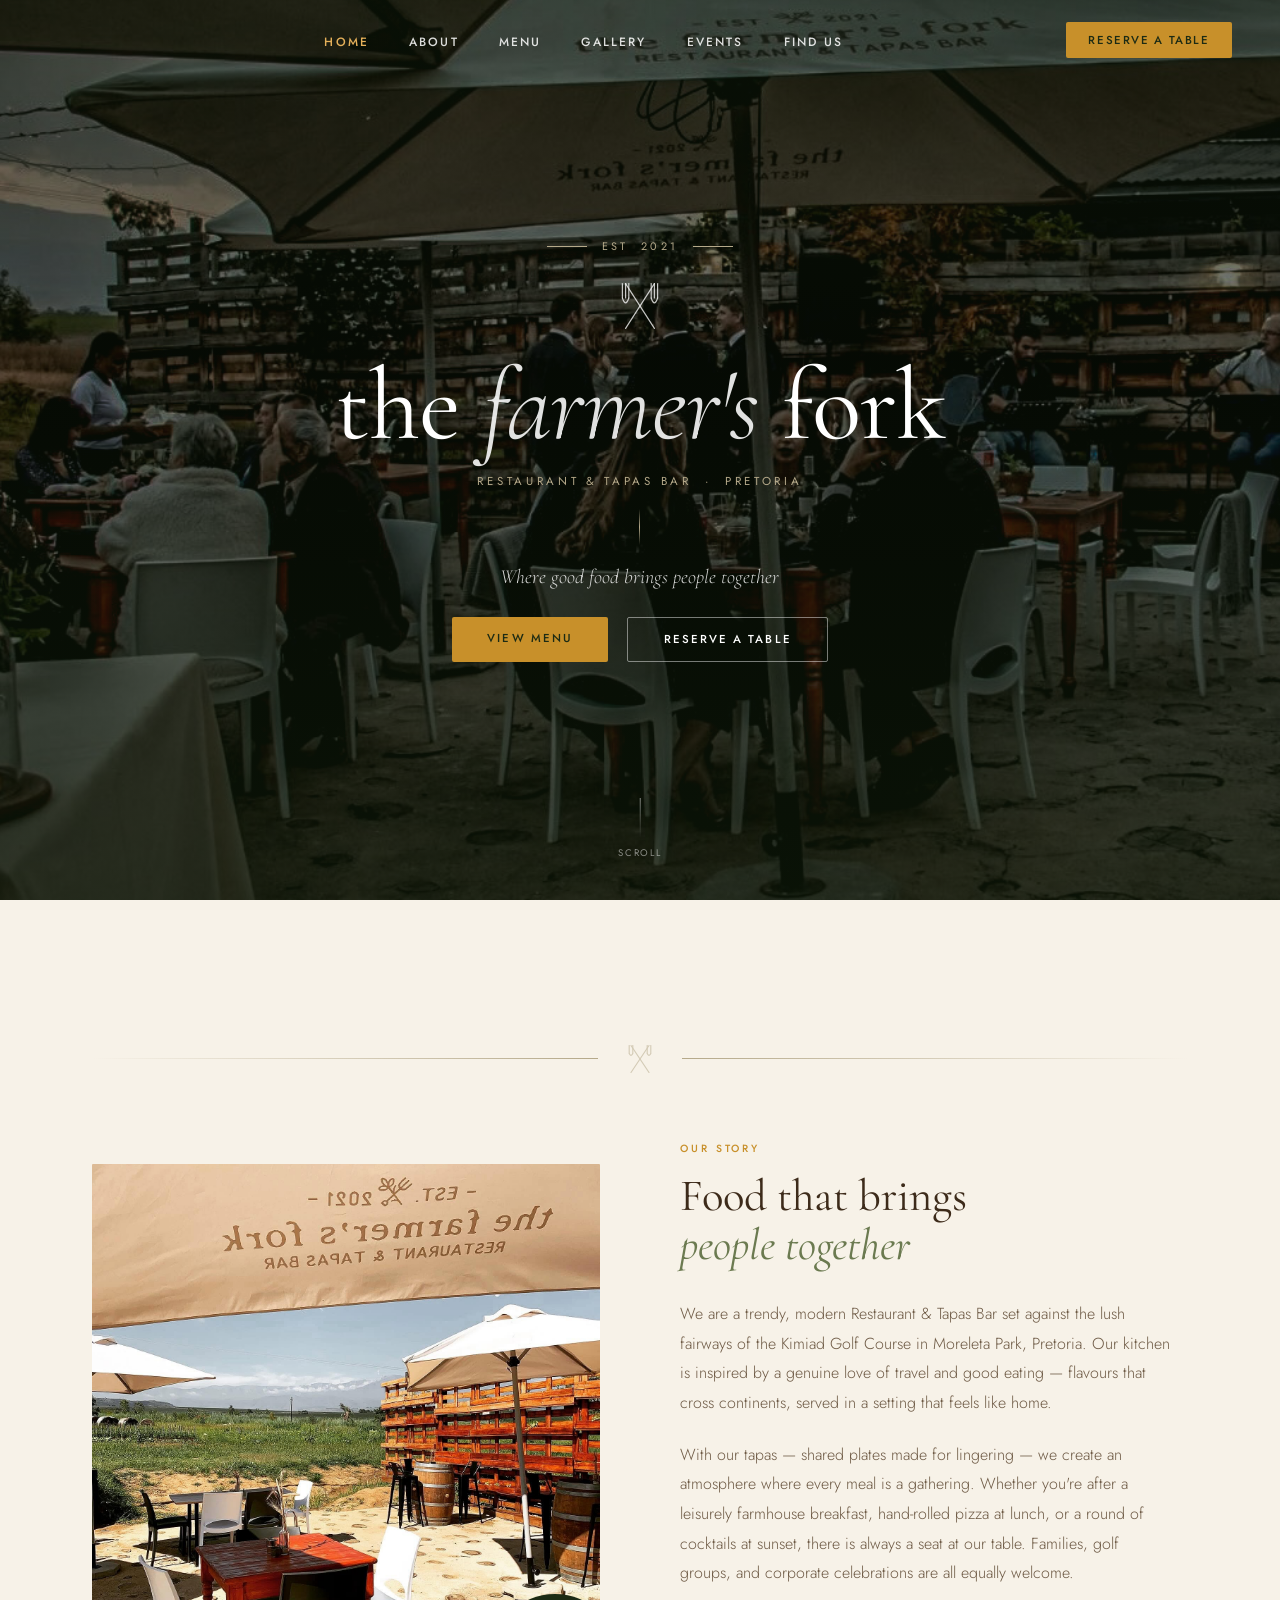
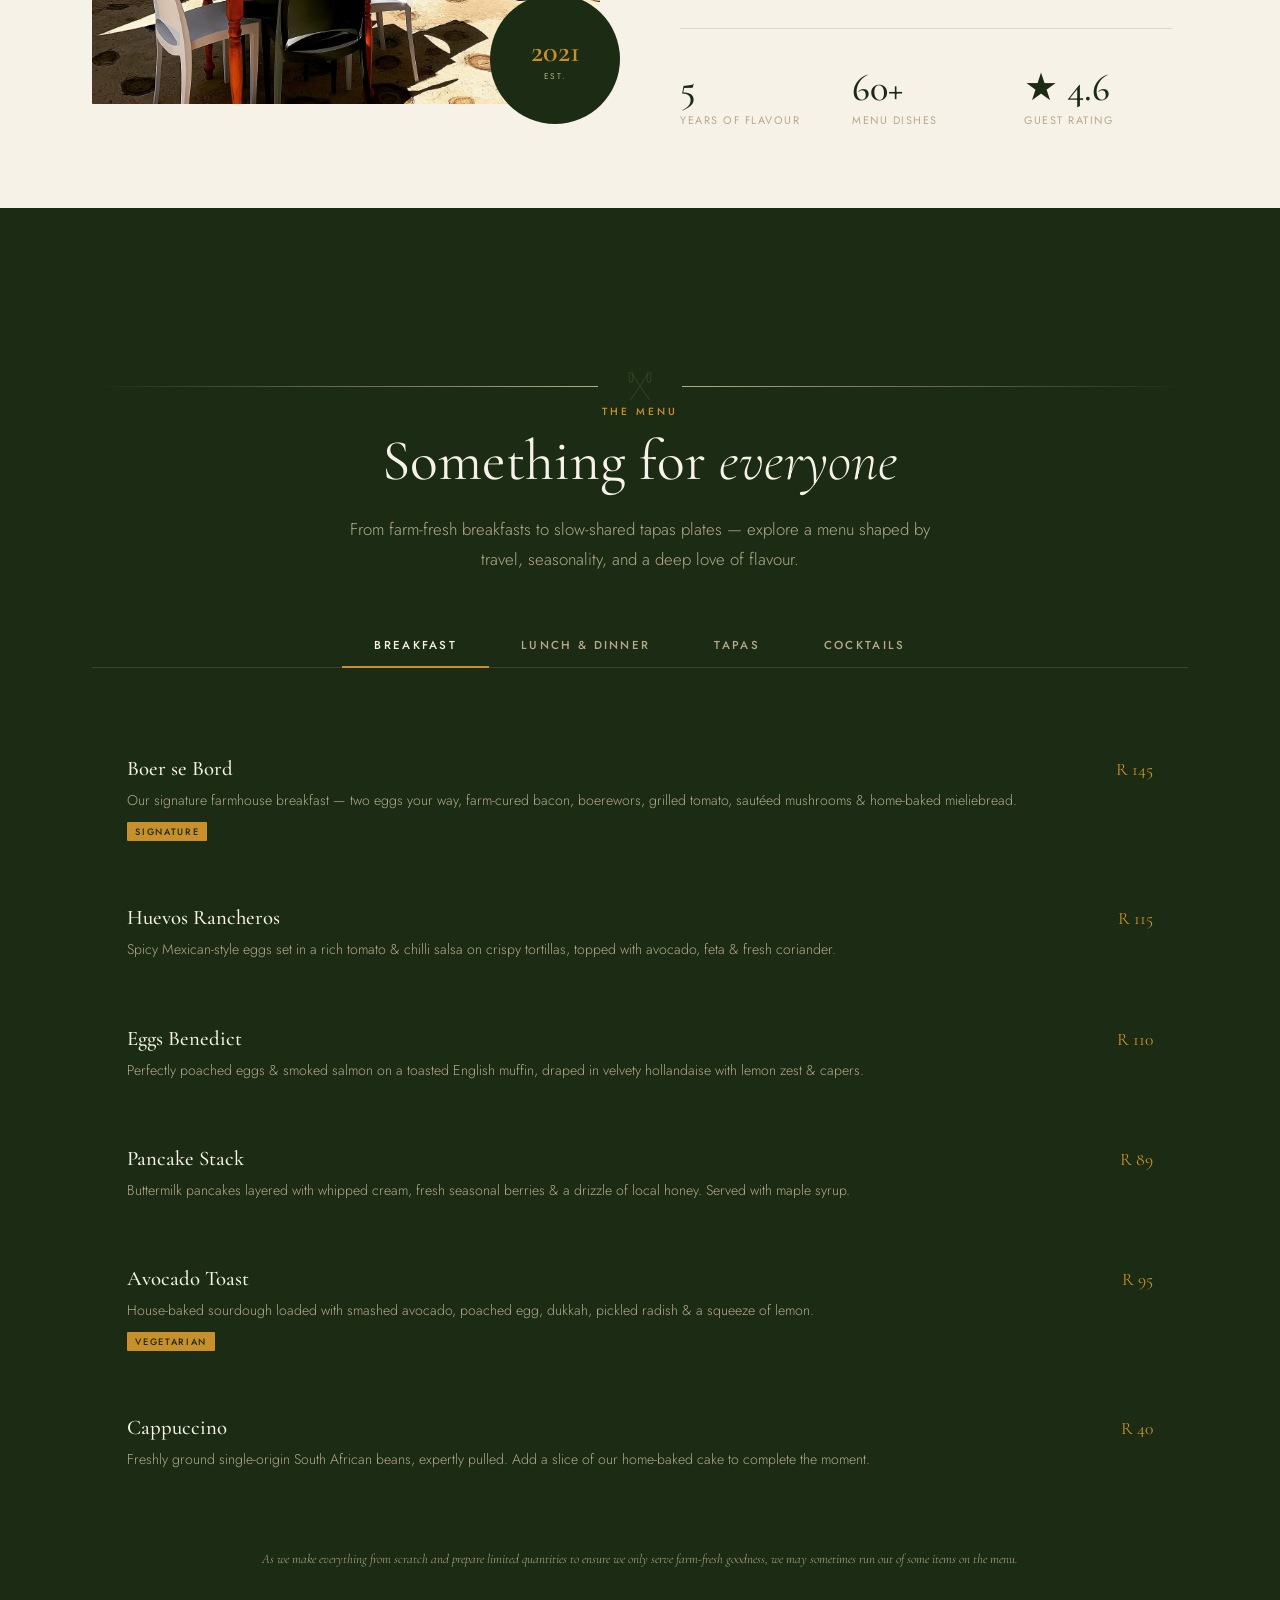
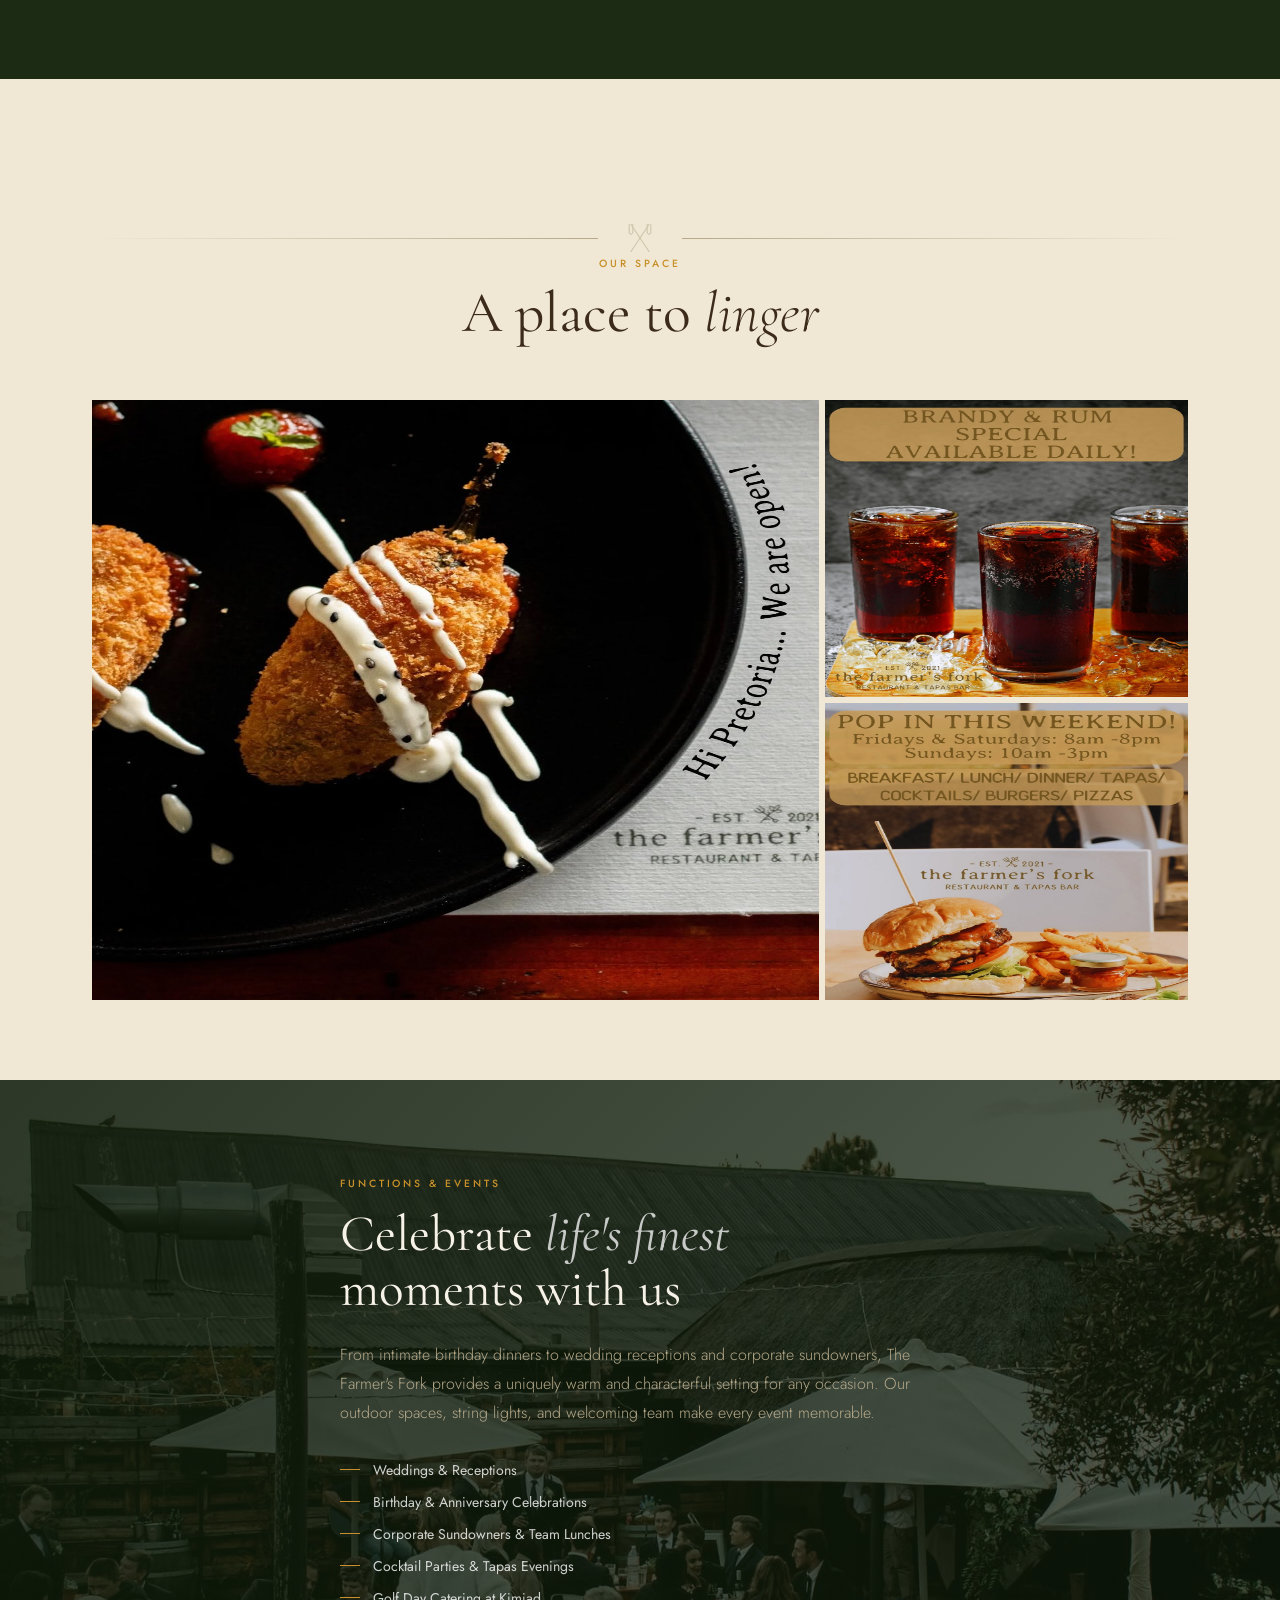
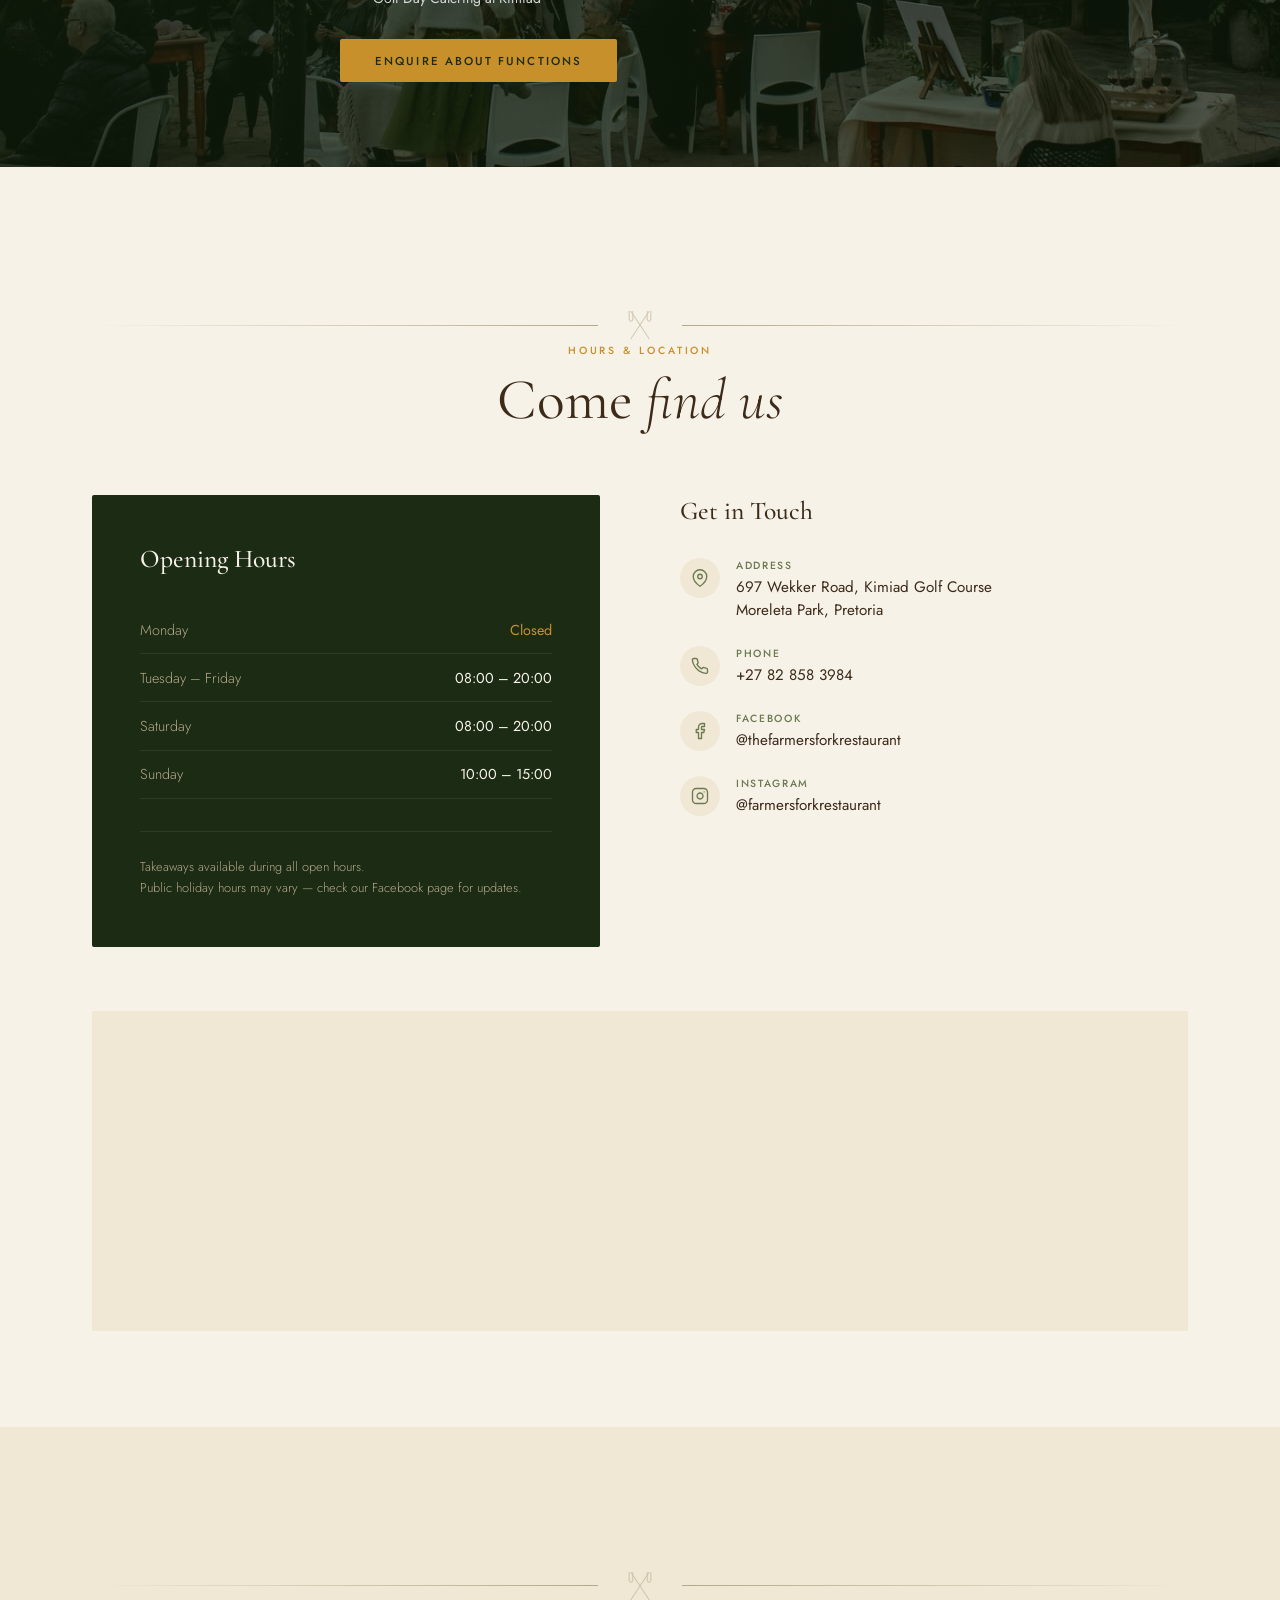
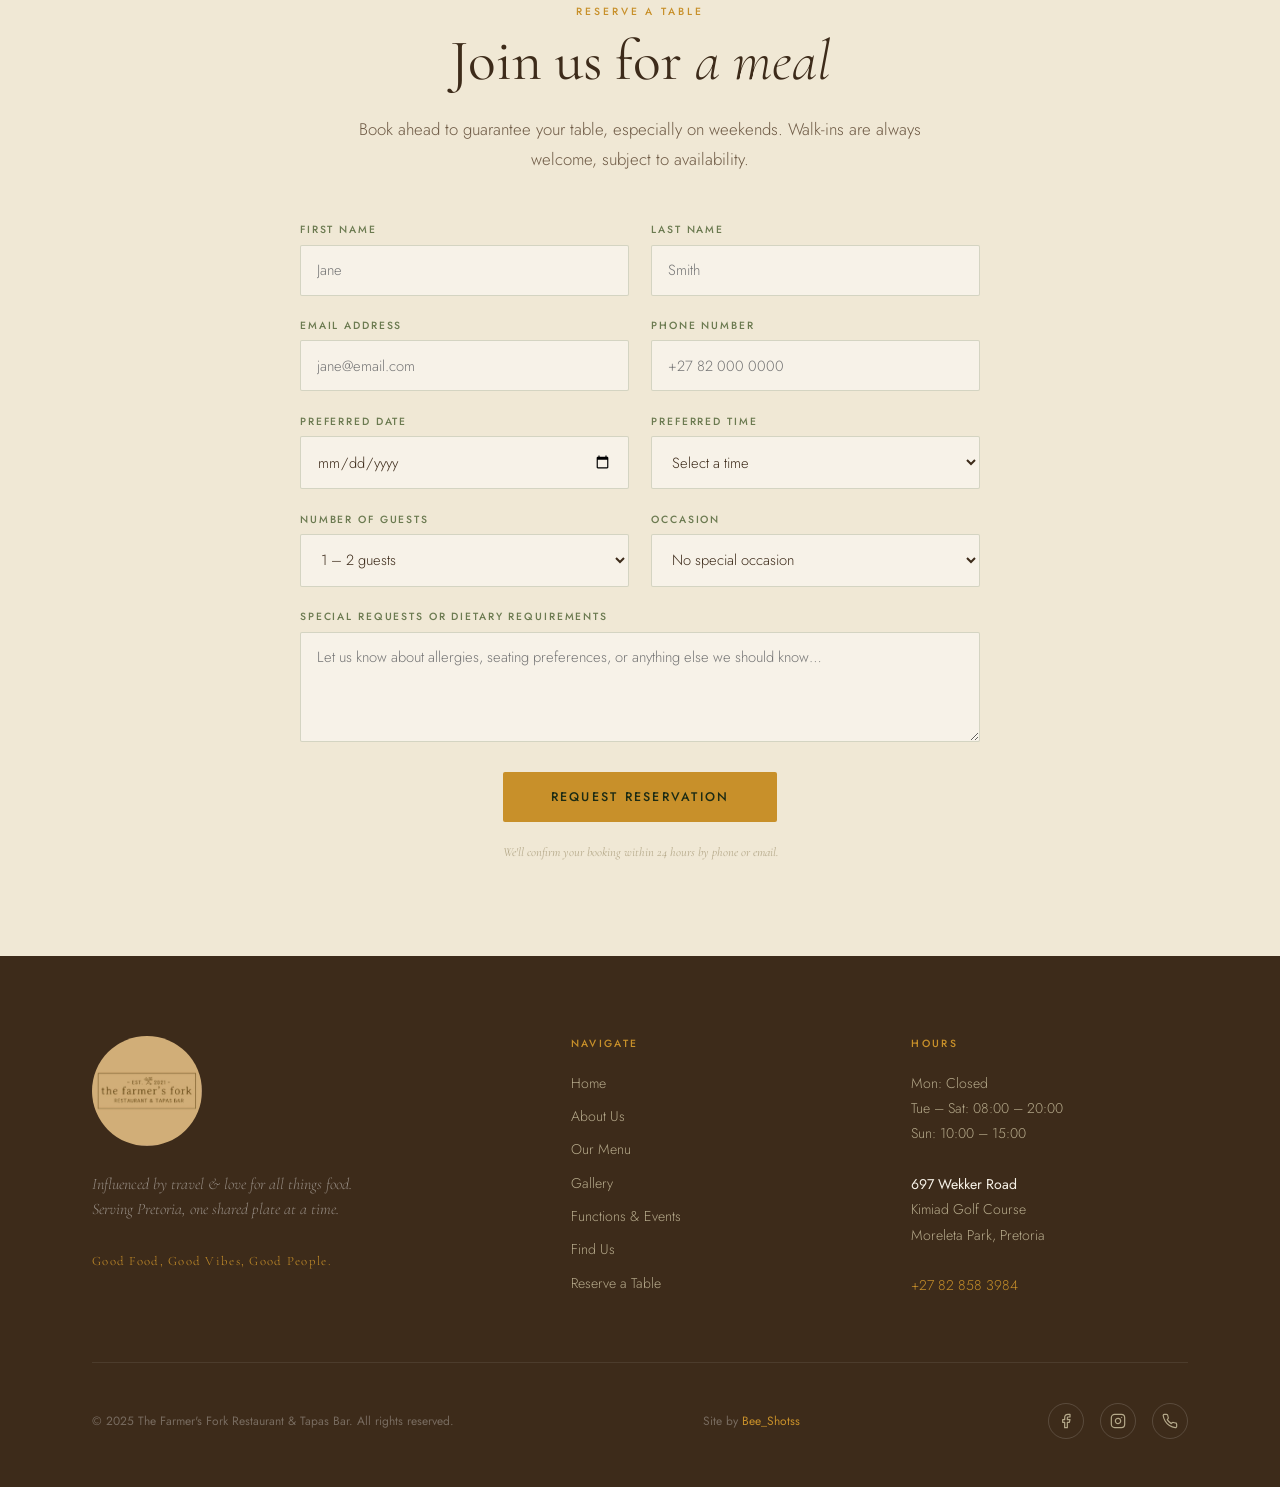
<file: the farmer's fork/index.html>
<!DOCTYPE html>
<html lang="en">
<head>
  <meta charset="UTF-8" />
  <meta name="viewport" content="width=device-width, initial-scale=1.0" />
  <title>The Farmer's Fork — Restaurant & Tapas Bar | Pretoria</title>
  <meta name="description" content="The Farmer's Fork — A trendy Restaurant & Tapas Bar at Kimiad Golf Course, Moreleta Park, Pretoria. Serving breakfast to dinner, Tues–Sat 8am–8pm, Sun 10am–3pm." />
  <link rel="preconnect" href="https://fonts.googleapis.com" />
  <link rel="preconnect" href="https://fonts.gstatic.com" crossorigin />
  <link href="https://fonts.googleapis.com/css2?family=Cormorant+Garamond:ital,wght@0,300;0,400;0,500;0,600;0,700;1,300;1,400;1,500&family=Jost:wght@300;400;500;600&display=swap" rel="stylesheet" />
  <style>
    /* ─── TOKEN SYSTEM ──────────────────────────────────────────────── */
    :root {
      --forest:    #1C2B14;
      --forest-mid:#2A4020;
      --sage:      #6B7A50;
      --gold:      #C8902A;
      --gold-lt:   #E5B05A;
      --parchment: #F0E8D5;
      --cream:     #F7F2E8;
      --espresso:  #3D2B1A;
      --stone:     #B5A98A;

      --font-display: 'Cormorant Garamond', Georgia, serif;
      --font-body:    'Jost', system-ui, sans-serif;

      --ease: cubic-bezier(0.25, 0.46, 0.45, 0.94);
      --nav-h: 80px;
    }

    /* ─── RESET ─────────────────────────────────────────────────────── */
    *, *::before, *::after { box-sizing: border-box; margin: 0; padding: 0; }
    html { scroll-behavior: smooth; font-size: 16px; }
    body {
      font-family: var(--font-body);
      background: var(--cream);
      color: var(--espresso);
      overflow-x: hidden;
    }
    img { display: block; max-width: 100%; }
    a { text-decoration: none; color: inherit; }

    /* ─── NAV ───────────────────────────────────────────────────────── */
    #nav {
      position: fixed;
      top: 0; left: 0; right: 0;
      z-index: 100;
      height: var(--nav-h);
      display: flex;
      align-items: center;
      justify-content: space-between;
      padding: 0 3rem;
      transition: background 0.45s var(--ease), box-shadow 0.45s var(--ease);
    }
    #nav.scrolled {
      background: var(--forest);
      box-shadow: 0 2px 24px rgba(0,0,0,0.35);
    }
    .nav-logo {
      display: flex;
      align-items: center;
      opacity: 0;
      transition: opacity 0.4s var(--ease);
      pointer-events: none;
    }
    #nav.scrolled .nav-logo { opacity: 1; pointer-events: auto; }
    .nav-logo img {
      height: 54px;
      width: 54px;
      border-radius: 50%;
      object-fit: cover;
      display: block;
    }
    .nav-links {
      display: flex;
      gap: 2.5rem;
      list-style: none;
    }
    .nav-links a {
      font-family: var(--font-body);
      font-size: 0.75rem;
      font-weight: 500;
      letter-spacing: 0.18em;
      text-transform: uppercase;
      color: #fff;
      opacity: 0.85;
      transition: opacity 0.2s;
    }
    .nav-links a:hover { opacity: 1; color: var(--gold-lt); }

    .nav-cta {
      font-family: var(--font-body);
      font-size: 0.72rem;
      font-weight: 500;
      letter-spacing: 0.14em;
      text-transform: uppercase;
      color: var(--forest);
      background: var(--gold);
      padding: 0.6rem 1.4rem;
      border-radius: 2px;
      transition: background 0.2s;
    }
    .nav-cta:hover { background: var(--gold-lt); }

    /* Mobile hamburger */
    .hamburger {
      display: none;
      flex-direction: column;
      gap: 5px;
      cursor: pointer;
      background: none;
      border: none;
      padding: 4px;
    }
    .hamburger span {
      display: block;
      width: 24px; height: 2px;
      background: #fff;
      transition: transform 0.3s, opacity 0.3s;
    }
    .mobile-menu {
      display: none;
      position: fixed;
      top: var(--nav-h);
      left: 0; right: 0;
      background: var(--forest);
      padding: 2rem;
      flex-direction: column;
      gap: 1.5rem;
      z-index: 99;
    }
    .mobile-menu.open { display: flex; }
    .mobile-menu a {
      font-family: var(--font-body);
      font-size: 0.85rem;
      font-weight: 500;
      letter-spacing: 0.16em;
      text-transform: uppercase;
      color: var(--cream);
    }

    /* ─── HERO ──────────────────────────────────────────────────────── */
    #hero {
      position: relative;
      height: 100vh;
      min-height: 640px;
      display: flex;
      align-items: center;
      justify-content: center;
      overflow: hidden;
    }
    .hero-bg {
      position: absolute;
      inset: 0;
      background: url('Gallery/Cover.jpeg') center/cover no-repeat;
      transform: scale(1.06);
      transition: transform 12s ease;
    }
    #hero:hover .hero-bg { transform: scale(1.0); }
    .hero-overlay {
      position: absolute;
      inset: 0;
      background: linear-gradient(
        to bottom,
        rgba(15,28,10,0.55) 0%,
        rgba(15,28,10,0.35) 40%,
        rgba(15,28,10,0.65) 100%
      );
    }
    .hero-content {
      position: relative;
      z-index: 2;
      text-align: center;
      color: #fff;
      display: flex;
      flex-direction: column;
      align-items: center;
      gap: 1.25rem;
    }
    .hero-est {
      font-family: var(--font-body);
      font-size: 0.68rem;
      letter-spacing: 0.3em;
      text-transform: uppercase;
      color: var(--stone);
      display: flex;
      align-items: center;
      gap: 0.9rem;
    }
    .hero-est::before, .hero-est::after {
      content: '';
      width: 40px; height: 1px;
      background: var(--stone);
    }

    /* SVG Fork Emblem */
    .fork-emblem {
      width: 64px;
      opacity: 0.95;
    }

    .hero-title {
      font-family: var(--font-display);
      font-size: clamp(3.2rem, 8vw, 7rem);
      font-weight: 400;
      line-height: 0.92;
      letter-spacing: -0.01em;
      color: #fff;
    }
    .hero-title em {
      font-style: italic;
      font-weight: 300;
      color: rgba(255,255,255,0.88);
    }
    .hero-subtitle {
      font-family: var(--font-body);
      font-size: 0.72rem;
      letter-spacing: 0.32em;
      text-transform: uppercase;
      color: var(--stone);
    }
    .hero-divider {
      width: 1px;
      height: 36px;
      background: linear-gradient(to bottom, transparent, var(--stone), transparent);
    }
    .hero-tagline {
      font-family: var(--font-display);
      font-style: italic;
      font-size: 1.25rem;
      color: rgba(255,255,255,0.82);
      font-weight: 300;
    }
    .hero-actions {
      display: flex;
      gap: 1.2rem;
      margin-top: 0.5rem;
    }
    .btn-primary {
      font-family: var(--font-body);
      font-size: 0.72rem;
      font-weight: 500;
      letter-spacing: 0.18em;
      text-transform: uppercase;
      background: var(--gold);
      color: var(--forest);
      padding: 0.85rem 2.2rem;
      border: none;
      border-radius: 2px;
      cursor: pointer;
      transition: background 0.2s, transform 0.2s;
    }
    .btn-primary:hover { background: var(--gold-lt); transform: translateY(-1px); }
    .btn-outline {
      font-family: var(--font-body);
      font-size: 0.72rem;
      font-weight: 500;
      letter-spacing: 0.18em;
      text-transform: uppercase;
      background: transparent;
      color: #fff;
      padding: 0.85rem 2.2rem;
      border: 1px solid rgba(255,255,255,0.45);
      border-radius: 2px;
      cursor: pointer;
      transition: border-color 0.2s, background 0.2s;
    }
    .btn-outline:hover {
      border-color: rgba(255,255,255,0.8);
      background: rgba(255,255,255,0.08);
    }

    .hero-scroll {
      position: absolute;
      bottom: 2.5rem;
      left: 50%;
      transform: translateX(-50%);
      display: flex;
      flex-direction: column;
      align-items: center;
      gap: 0.5rem;
      color: rgba(255,255,255,0.5);
      font-size: 0.6rem;
      letter-spacing: 0.2em;
      text-transform: uppercase;
    }
    .hero-scroll-line {
      width: 1px;
      height: 40px;
      background: linear-gradient(to bottom, rgba(255,255,255,0.5), transparent);
      animation: scrollPulse 2s ease-in-out infinite;
    }
    @keyframes scrollPulse {
      0%, 100% { opacity: 0.5; }
      50% { opacity: 1; }
    }

    /* ─── SECTION SCAFFOLD ──────────────────────────────────────────── */
    section { position: relative; }
    .container { max-width: 1160px; margin: 0 auto; padding: 0 2rem; }

    /* Signature decorative divider – crossed forks SVG between sections */
    .fork-divider {
      display: flex;
      align-items: center;
      justify-content: center;
      padding: 2.8rem 0 0;
      gap: 1.5rem;
    }
    .fork-divider::before, .fork-divider::after {
      content: '';
      flex: 1;
      height: 1px;
      background: linear-gradient(to right, transparent, var(--stone));
    }
    .fork-divider::after {
      background: linear-gradient(to left, transparent, var(--stone));
    }
    .fork-divider-icon {
      width: 36px;
      opacity: 0.55;
    }
    .section-eyebrow {
      font-family: var(--font-body);
      font-size: 0.65rem;
      font-weight: 500;
      letter-spacing: 0.28em;
      text-transform: uppercase;
      color: var(--gold);
      text-align: center;
      margin-bottom: 0.75rem;
    }
    .section-heading {
      font-family: var(--font-display);
      font-size: clamp(2.4rem, 4.5vw, 3.8rem);
      font-weight: 400;
      line-height: 1.05;
      text-align: center;
      color: var(--espresso);
    }
    .section-heading em {
      font-style: italic;
      font-weight: 300;
    }
    .section-heading.light { color: var(--cream); }
    .section-intro {
      font-size: 1.05rem;
      line-height: 1.8;
      color: #6e5a45;
      text-align: center;
      max-width: 580px;
      margin: 1.4rem auto 0;
      font-weight: 300;
    }
    .section-intro.light { color: var(--stone); }

    /* ─── ABOUT ─────────────────────────────────────────────────────── */
    #about {
      background: var(--cream);
      padding: 6rem 0 5rem;
    }
    .about-grid {
      display: grid;
      grid-template-columns: 1fr 1fr;
      gap: 5rem;
      align-items: center;
      margin-top: 4rem;
    }
    .about-image-wrap {
      position: relative;
    }
    .about-image-wrap img {
      width: 100%;
      height: 540px;
      object-fit: cover;
      border-radius: 1px;
    }
    .about-image-badge {
      position: absolute;
      bottom: -20px;
      right: -20px;
      width: 130px;
      height: 130px;
      background: var(--forest);
      border-radius: 50%;
      display: flex;
      flex-direction: column;
      align-items: center;
      justify-content: center;
      gap: 2px;
    }
    .about-image-badge-year {
      font-family: var(--font-display);
      font-size: 1.9rem;
      font-weight: 600;
      color: var(--gold);
      line-height: 1;
    }
    .about-image-badge-label {
      font-family: var(--font-body);
      font-size: 0.52rem;
      letter-spacing: 0.2em;
      text-transform: uppercase;
      color: var(--stone);
    }
    .about-text { padding-right: 1rem; }
    .about-eyebrow {
      font-family: var(--font-body);
      font-size: 0.65rem;
      font-weight: 500;
      letter-spacing: 0.28em;
      text-transform: uppercase;
      color: var(--gold);
      margin-bottom: 1rem;
    }
    .about-heading {
      font-family: var(--font-display);
      font-size: clamp(2rem, 3.5vw, 3rem);
      font-weight: 400;
      line-height: 1.1;
      color: var(--espresso);
      margin-bottom: 1.8rem;
    }
    .about-heading em {
      font-style: italic;
      color: var(--sage);
    }
    .about-body {
      font-size: 1rem;
      line-height: 1.85;
      color: #6e5a45;
      font-weight: 300;
      margin-bottom: 1.4rem;
    }
    .about-stats {
      display: grid;
      grid-template-columns: repeat(3, 1fr);
      gap: 1.5rem;
      margin-top: 2.5rem;
      padding-top: 2.5rem;
      border-top: 1px solid rgba(107,122,80,0.2);
    }
    .stat-num {
      font-family: var(--font-display);
      font-size: 2.4rem;
      font-weight: 500;
      color: var(--forest);
      line-height: 1;
    }
    .stat-label {
      font-family: var(--font-body);
      font-size: 0.68rem;
      letter-spacing: 0.14em;
      text-transform: uppercase;
      color: var(--stone);
      margin-top: 0.3rem;
    }

    /* ─── MENU ──────────────────────────────────────────────────────── */
    #menu {
      background: var(--forest);
      padding: 6rem 0 7rem;
    }
    .menu-tabs {
      display: flex;
      justify-content: center;
      gap: 0;
      margin: 3rem 0 3.5rem;
      border-bottom: 1px solid rgba(255,255,255,0.12);
    }
    .tab-btn {
      font-family: var(--font-body);
      font-size: 0.72rem;
      font-weight: 500;
      letter-spacing: 0.2em;
      text-transform: uppercase;
      color: var(--stone);
      background: none;
      border: none;
      padding: 0.9rem 2rem;
      cursor: pointer;
      position: relative;
      transition: color 0.25s;
    }
    .tab-btn::after {
      content: '';
      position: absolute;
      bottom: -1px; left: 0; right: 0;
      height: 2px;
      background: var(--gold);
      transform: scaleX(0);
      transition: transform 0.3s var(--ease);
    }
    .tab-btn.active { color: var(--cream); }
    .tab-btn.active::after { transform: scaleX(1); }
    .tab-btn:hover { color: var(--cream); }

    .tab-panel { display: none; }
    .tab-panel.active { display: grid; }

    .menu-grid {
      grid-template-columns: repeat(auto-fill, minmax(320px, 1fr));
      gap: 1px;
      background: rgba(255,255,255,0.06);
    }
    .menu-item {
      background: var(--forest);
      padding: 2rem 2.2rem;
      transition: background 0.25s;
    }
    .menu-item:hover { background: var(--forest-mid); }
    .menu-item-header {
      display: flex;
      justify-content: space-between;
      align-items: baseline;
      margin-bottom: 0.5rem;
    }
    .menu-item-name {
      font-family: var(--font-display);
      font-size: 1.3rem;
      font-weight: 500;
      color: var(--cream);
    }
    .menu-item-price {
      font-family: var(--font-display);
      font-size: 1.1rem;
      font-weight: 400;
      color: var(--gold);
      white-space: nowrap;
      margin-left: 1rem;
    }
    .menu-item-desc {
      font-size: 0.88rem;
      line-height: 1.65;
      color: var(--stone);
      font-weight: 300;
    }
    .menu-item-tag {
      display: inline-block;
      font-size: 0.58rem;
      font-weight: 500;
      letter-spacing: 0.18em;
      text-transform: uppercase;
      color: var(--forest);
      background: var(--gold);
      padding: 0.2rem 0.5rem;
      border-radius: 1px;
      margin-top: 0.6rem;
    }
    .menu-note {
      text-align: center;
      color: var(--stone);
      font-size: 0.82rem;
      margin-top: 3rem;
      font-style: italic;
      font-family: var(--font-display);
      font-weight: 300;
    }

    /* ─── GALLERY ───────────────────────────────────────────────────── */
    #gallery {
      background: var(--parchment);
      padding: 6rem 0 5rem;
    }
    .gallery-grid {
      display: grid;
      grid-template-columns: 2fr 1fr;
      grid-template-rows: 1fr 1fr;
      gap: 6px;
      margin-top: 3.5rem;
      height: 600px;
    }
    .gallery-item {
      overflow: hidden;
      position: relative;
    }
    .gallery-item img {
      width: 100%;
      height: 100%;
      object-fit: fill;
      transition: transform 0.6s var(--ease);
    }
    .gallery-item:hover img { transform: scale(1.04); }
    .gallery-item--main { grid-row: 1 / 3; }
    .gallery-caption {
      position: absolute;
      bottom: 0; left: 0; right: 0;
      padding: 1rem 1.2rem 0.8rem;
      background: linear-gradient(to top, rgba(15,28,10,0.7), transparent);
      color: var(--cream);
      font-family: var(--font-display);
      font-style: italic;
      font-size: 0.95rem;
      font-weight: 300;
      opacity: 0;
      transition: opacity 0.3s;
    }
    .gallery-item:hover .gallery-caption { opacity: 1; }

    /* ─── EVENTS ────────────────────────────────────────────────────── */
    #events {
      position: relative;
      min-height: 560px;
      display: flex;
      align-items: center;
    }
    .events-bg {
      position: absolute;
      inset: 0;
      background: url('Gallery/Scenery_2.jpg') center/cover no-repeat;
    }
    .events-overlay {
      position: absolute;
      inset: 0;
      background: linear-gradient(
        135deg,
        rgba(15,28,10,0.88) 0%,
        rgba(15,28,10,0.65) 100%
      );
    }
    .events-content {
      position: relative;
      z-index: 2;
      max-width: 600px;
      padding: 6rem 0;
    }
    .events-eyebrow {
      font-family: var(--font-body);
      font-size: 0.65rem;
      font-weight: 500;
      letter-spacing: 0.28em;
      text-transform: uppercase;
      color: var(--gold);
      margin-bottom: 1rem;
    }
    .events-heading {
      font-family: var(--font-display);
      font-size: clamp(2.4rem, 4vw, 3.5rem);
      font-weight: 400;
      color: var(--cream);
      line-height: 1.08;
      margin-bottom: 1.5rem;
    }
    .events-heading em {
      font-style: italic;
      color: rgba(255,255,255,0.75);
    }
    .events-body {
      font-size: 1rem;
      line-height: 1.8;
      color: var(--stone);
      font-weight: 300;
      margin-bottom: 2rem;
    }
    .events-features {
      display: flex;
      flex-direction: column;
      gap: 0.75rem;
      margin-bottom: 2.5rem;
    }
    .events-feature {
      display: flex;
      align-items: center;
      gap: 0.8rem;
      font-size: 0.88rem;
      color: rgba(255,255,255,0.8);
    }
    .events-feature::before {
      content: '';
      width: 20px; height: 1px;
      background: var(--gold);
      flex-shrink: 0;
    }

    /* ─── FIND US ───────────────────────────────────────────────────── */
    #find-us {
      background: var(--cream);
      padding: 6rem 0;
    }
    .find-grid {
      display: grid;
      grid-template-columns: 1fr 1fr;
      gap: 5rem;
      align-items: start;
      margin-top: 4rem;
    }
    .hours-card {
      background: var(--forest);
      border-radius: 2px;
      padding: 3rem;
      color: var(--cream);
    }
    .hours-card-title {
      font-family: var(--font-display);
      font-size: 1.6rem;
      font-weight: 500;
      margin-bottom: 2rem;
      color: var(--cream);
    }
    .hours-row {
      display: flex;
      justify-content: space-between;
      align-items: center;
      padding: 0.85rem 0;
      border-bottom: 1px solid rgba(255,255,255,0.08);
      font-size: 0.9rem;
    }
    .hours-row:last-of-type { border-bottom: none; }
    .hours-day { color: var(--stone); font-weight: 300; }
    .hours-time { color: var(--cream); font-weight: 400; }
    .hours-closed { color: var(--gold); font-weight: 400; }
    .contact-block { display: flex; flex-direction: column; gap: 1.5rem; }
    .contact-heading {
      font-family: var(--font-display);
      font-size: 1.6rem;
      font-weight: 500;
      color: var(--espresso);
      margin-bottom: 0.5rem;
    }
    .contact-detail {
      display: flex;
      gap: 1rem;
      align-items: flex-start;
    }
    .contact-icon {
      width: 40px;
      height: 40px;
      background: var(--parchment);
      border-radius: 50%;
      display: flex;
      align-items: center;
      justify-content: center;
      flex-shrink: 0;
    }
    .contact-icon svg { width: 18px; height: 18px; }
    .contact-label {
      font-size: 0.65rem;
      font-weight: 500;
      letter-spacing: 0.16em;
      text-transform: uppercase;
      color: var(--sage);
      margin-bottom: 0.2rem;
    }
    .contact-value {
      font-size: 0.95rem;
      font-weight: 400;
      color: var(--espresso);
      line-height: 1.5;
    }

    /* Map placeholder */
    .map-placeholder {
      margin-top: 4rem;
      height: 320px;
      background: var(--parchment);
      border-radius: 2px;
      overflow: hidden;
      position: relative;
    }
    .map-placeholder iframe {
      width: 100%;
      height: 100%;
      border: none;
    }

    /* ─── RESERVATIONS ──────────────────────────────────────────────── */
    #reservations {
      background: var(--parchment);
      padding: 6rem 0;
    }
    .res-form {
      max-width: 680px;
      margin: 3rem auto 0;
      display: grid;
      grid-template-columns: 1fr 1fr;
      gap: 1.4rem;
    }
    .form-group {
      display: flex;
      flex-direction: column;
      gap: 0.45rem;
    }
    .form-group.full { grid-column: 1 / -1; }
    .form-label {
      font-size: 0.65rem;
      font-weight: 500;
      letter-spacing: 0.18em;
      text-transform: uppercase;
      color: var(--sage);
    }
    .form-input, .form-select, .form-textarea {
      font-family: var(--font-body);
      font-size: 0.92rem;
      font-weight: 300;
      color: var(--espresso);
      background: var(--cream);
      border: 1px solid rgba(107,122,80,0.25);
      border-radius: 2px;
      padding: 0.85rem 1rem;
      outline: none;
      transition: border-color 0.2s;
      width: 100%;
    }
    .form-input:focus, .form-select:focus, .form-textarea:focus {
      border-color: var(--sage);
    }
    .form-textarea { resize: vertical; min-height: 110px; }
    .form-submit {
      grid-column: 1 / -1;
      justify-self: center;
      margin-top: 0.5rem;
    }
    .form-note {
      grid-column: 1 / -1;
      font-size: 0.78rem;
      color: var(--stone);
      text-align: center;
      font-style: italic;
      font-family: var(--font-display);
    }

    /* ─── FOOTER ────────────────────────────────────────────────────── */
    #footer {
      background: var(--espresso);
      color: var(--stone);
      padding: 5rem 0 3rem;
    }
    .footer-top {
      display: grid;
      grid-template-columns: 1.5fr 1fr 1fr;
      gap: 4rem;
      padding-bottom: 4rem;
      border-bottom: 1px solid rgba(255,255,255,0.08);
    }
    .footer-brand-name {
      font-family: var(--font-display);
      font-size: 2rem;
      font-weight: 400;
      color: var(--cream);
      line-height: 1.1;
      margin-bottom: 0.4rem;
    }
    .footer-brand-sub {
      font-size: 0.62rem;
      letter-spacing: 0.24em;
      text-transform: uppercase;
      color: var(--stone);
      margin-bottom: 1.2rem;
    }
    .footer-tagline {
      font-family: var(--font-display);
      font-style: italic;
      font-size: 1rem;
      color: rgba(255,255,255,0.45);
      font-weight: 300;
      line-height: 1.6;
    }
    .footer-col-title {
      font-family: var(--font-body);
      font-size: 0.65rem;
      font-weight: 500;
      letter-spacing: 0.22em;
      text-transform: uppercase;
      color: var(--gold);
      margin-bottom: 1.2rem;
    }
    .footer-links {
      list-style: none;
      display: flex;
      flex-direction: column;
      gap: 0.65rem;
    }
    .footer-links a {
      font-size: 0.88rem;
      font-weight: 300;
      color: var(--stone);
      transition: color 0.2s;
    }
    .footer-links a:hover { color: var(--cream); }
    .footer-hours { font-size: 0.88rem; font-weight: 300; line-height: 1.8; }

    .footer-bottom {
      padding-top: 2.5rem;
      display: flex;
      justify-content: space-between;
      align-items: center;
    }
    .footer-copy {
      font-size: 0.75rem;
      color: rgba(255,255,255,0.3);
    }
    .footer-socials {
      display: flex;
      gap: 1rem;
    }
    .social-link {
      width: 36px; height: 36px;
      border: 1px solid rgba(255,255,255,0.15);
      border-radius: 50%;
      display: flex;
      align-items: center;
      justify-content: center;
      color: var(--stone);
      transition: border-color 0.2s, color 0.2s;
    }
    .social-link:hover { border-color: var(--gold); color: var(--gold); }
    .social-link svg { width: 16px; height: 16px; }

    /* ─── REVEAL ANIMATION ──────────────────────────────────────────── */
    .reveal {
      opacity: 0;
      transform: translateY(30px);
      transition: opacity 0.7s var(--ease), transform 0.7s var(--ease);
    }
    .reveal.visible {
      opacity: 1;
      transform: none;
    }
    .reveal-delay-1 { transition-delay: 0.1s; }
    .reveal-delay-2 { transition-delay: 0.2s; }
    .reveal-delay-3 { transition-delay: 0.3s; }
    .reveal-delay-4 { transition-delay: 0.4s; }

    /* ─── RESPONSIVE ────────────────────────────────────────────────── */
    @media (max-width: 900px) {
      #nav { padding: 0 1.5rem; }
      .nav-links, .nav-cta { display: none; }
      .hamburger { display: flex; }
      .about-grid { grid-template-columns: 1fr; gap: 3rem; }
      .about-image-wrap img { height: 380px; }
      .find-grid { grid-template-columns: 1fr; gap: 3rem; }
      .footer-top { grid-template-columns: 1fr; gap: 2.5rem; }
      .gallery-grid {
        grid-template-columns: 1fr;
        grid-template-rows: auto auto auto;
        height: auto;
      }
      .gallery-item--main { grid-row: auto; }
      .gallery-item { height: 280px; }
      .res-form { grid-template-columns: 1fr; }
      .form-group.full { grid-column: 1; }
      .form-submit { grid-column: 1; }
      .form-note { grid-column: 1; }
    }
    @media (max-width: 640px) {
      :root { --nav-h: 64px; }
      .hero-title { font-size: 3rem; }
      .hero-actions { flex-direction: column; align-items: center; }
      .menu-tabs { overflow-x: auto; justify-content: flex-start; padding: 0 1rem; }
      .container { padding: 0 1.25rem; }
      .about-stats { grid-template-columns: 1fr 1fr; }
      .footer-bottom { flex-direction: column; gap: 1.5rem; }
    }

    @media (prefers-reduced-motion: reduce) {
      .reveal { opacity: 1; transform: none; transition: none; }
      .hero-bg { transform: none; transition: none; }
    }
  </style>
</head>
<body>

<!-- ─────────────────────────────── NAV ─────────────────────────────── -->
<nav id="nav" role="navigation" aria-label="Main navigation">
  <a href="#hero" class="nav-logo" aria-label="The Farmer's Fork – back to top">
    <img src="Gallery/Logo.jpg" alt="The Farmer's Fork logo" />
  </a>
  <ul class="nav-links">
    <li><a href="#hero">Home</a></li>
    <li><a href="#about">About</a></li>
    <li><a href="#menu">Menu</a></li>
    <li><a href="#gallery">Gallery</a></li>
    <li><a href="#events">Events</a></li>
    <li><a href="#find-us">Find Us</a></li>
  </ul>
  <a href="#reservations" class="nav-cta">Reserve a Table</a>
  <button class="hamburger" aria-label="Toggle menu" onclick="toggleMenu()">
    <span></span><span></span><span></span>
  </button>
</nav>

<!-- Mobile menu -->
<div class="mobile-menu" id="mobileMenu">
  <a href="#hero" onclick="toggleMenu()">Home</a>
  <a href="#about" onclick="toggleMenu()">About</a>
  <a href="#menu" onclick="toggleMenu()">Menu</a>
  <a href="#gallery" onclick="toggleMenu()">Gallery</a>
  <a href="#events" onclick="toggleMenu()">Events</a>
  <a href="#find-us" onclick="toggleMenu()">Find Us</a>
  <a href="#reservations" onclick="toggleMenu()">Reserve a Table</a>
</div>

<!-- ────────────────────────────── HERO ─────────────────────────────── -->
<section id="hero" aria-label="Hero">
  <div class="hero-bg"></div>
  <div class="hero-overlay"></div>

  <div class="hero-content">
    <div class="hero-est">EST&nbsp;&nbsp;2021</div>

    <!-- Crossed Fork SVG Emblem -->
    <svg class="fork-emblem" viewBox="0 0 80 80" fill="none" xmlns="http://www.w3.org/2000/svg" aria-hidden="true">
      <line x1="22" y1="12" x2="58" y2="68" stroke="rgba(255,255,255,0.8)" stroke-width="1.5" stroke-linecap="round"/>
      <line x1="58" y1="12" x2="22" y2="68" stroke="rgba(255,255,255,0.8)" stroke-width="1.5" stroke-linecap="round"/>
      <!-- Fork left tines -->
      <path d="M18 12 L18 30" stroke="rgba(255,255,255,0.8)" stroke-width="1.5" stroke-linecap="round"/>
      <path d="M22 12 L22 30" stroke="rgba(255,255,255,0.8)" stroke-width="1.5" stroke-linecap="round"/>
      <path d="M26 12 L26 30" stroke="rgba(255,255,255,0.8)" stroke-width="1.5" stroke-linecap="round"/>
      <path d="M18 30 Q20 36 22 36 Q24 36 26 30" stroke="rgba(255,255,255,0.8)" stroke-width="1.5" fill="none" stroke-linecap="round"/>
      <!-- Fork right tines -->
      <path d="M54 12 L54 30" stroke="rgba(255,255,255,0.8)" stroke-width="1.5" stroke-linecap="round"/>
      <path d="M58 12 L58 30" stroke="rgba(255,255,255,0.8)" stroke-width="1.5" stroke-linecap="round"/>
      <path d="M62 12 L62 30" stroke="rgba(255,255,255,0.8)" stroke-width="1.5" stroke-linecap="round"/>
      <path d="M54 30 Q56 36 58 36 Q60 36 62 30" stroke="rgba(255,255,255,0.8)" stroke-width="1.5" fill="none" stroke-linecap="round"/>
    </svg>

    <h1 class="hero-title">the <em>farmer's</em> fork</h1>
    <p class="hero-subtitle">Restaurant &amp; Tapas Bar &nbsp;·&nbsp; Pretoria</p>
    <div class="hero-divider"></div>
    <p class="hero-tagline">Where good food brings people together</p>
    <div class="hero-actions">
      <a href="#menu" class="btn-primary">View Menu</a>
      <a href="#reservations" class="btn-outline">Reserve a Table</a>
    </div>
  </div>

  <div class="hero-scroll" aria-hidden="true">
    <div class="hero-scroll-line"></div>
    <span>Scroll</span>
  </div>
</section>

<!-- ───────────────────────────── ABOUT ─────────────────────────────── -->
<section id="about" aria-label="About us">
  <div class="container">
    <div class="fork-divider" aria-hidden="true">
      <svg class="fork-divider-icon" viewBox="0 0 40 40" fill="none" xmlns="http://www.w3.org/2000/svg">
        <line x1="10" y1="5" x2="30" y2="35" stroke="#B5A98A" stroke-width="1.2" stroke-linecap="round"/>
        <line x1="30" y1="5" x2="10" y2="35" stroke="#B5A98A" stroke-width="1.2" stroke-linecap="round"/>
        <path d="M8 5 L8 14" stroke="#B5A98A" stroke-width="1.2" stroke-linecap="round"/>
        <path d="M12 5 L12 14" stroke="#B5A98A" stroke-width="1.2" stroke-linecap="round"/>
        <path d="M8 14 Q10 18 12 14" stroke="#B5A98A" stroke-width="1.2" fill="none"/>
        <path d="M28 5 L28 14" stroke="#B5A98A" stroke-width="1.2" stroke-linecap="round"/>
        <path d="M32 5 L32 14" stroke="#B5A98A" stroke-width="1.2" stroke-linecap="round"/>
        <path d="M28 14 Q30 18 32 14" stroke="#B5A98A" stroke-width="1.2" fill="none"/>
      </svg>
    </div>

    <div class="about-grid">
      <div class="about-image-wrap reveal">
        <img src="Gallery/Scenery.jpg" alt="Outdoor dining area at The Farmer's Fork with branded umbrellas and vineyard views" loading="lazy" />
        <div class="about-image-badge">
          <span class="about-image-badge-year">2021</span>
          <span class="about-image-badge-label">Est.</span>
        </div>
      </div>

      <div class="about-text reveal reveal-delay-2">
        <p class="about-eyebrow">Our Story</p>
        <h2 class="about-heading">Food that brings<br/><em>people together</em></h2>
        <p class="about-body">
          We are a trendy, modern Restaurant &amp; Tapas Bar set against the lush fairways
          of the Kimiad Golf Course in Moreleta Park, Pretoria. Our kitchen is inspired by
          a genuine love of travel and good eating — flavours that cross continents, served
          in a setting that feels like home.
        </p>
        <p class="about-body">
          With our tapas — shared plates made for lingering — we create an atmosphere where
          every meal is a gathering. Whether you're after a leisurely farmhouse breakfast,
          hand-rolled pizza at lunch, or a round of cocktails at sunset, there is always a
          seat at our table. Families, golf groups, and corporate celebrations are all
          equally welcome.
        </p>
        <div class="about-stats">
          <div>
            <div class="stat-num">5</div>
            <div class="stat-label">Years of flavour</div>
          </div>
          <div>
            <div class="stat-num">60+</div>
            <div class="stat-label">Menu dishes</div>
          </div>
          <div>
            <div class="stat-num">★ 4.6</div>
            <div class="stat-label">Guest rating</div>
          </div>
        </div>
      </div>
    </div>
  </div>
</section>

<!-- ────────────────────────────── MENU ─────────────────────────────── -->
<section id="menu" aria-label="Menu">
  <div class="container">
    <div class="fork-divider" style="padding: 4rem 0 0;" aria-hidden="true">
      <svg class="fork-divider-icon" viewBox="0 0 40 40" fill="none" xmlns="http://www.w3.org/2000/svg">
        <line x1="10" y1="5" x2="30" y2="35" stroke="rgba(107,122,80,0.5)" stroke-width="1.2" stroke-linecap="round"/>
        <line x1="30" y1="5" x2="10" y2="35" stroke="rgba(107,122,80,0.5)" stroke-width="1.2" stroke-linecap="round"/>
        <path d="M8 5 L8 14" stroke="rgba(107,122,80,0.5)" stroke-width="1.2" stroke-linecap="round"/>
        <path d="M12 5 L12 14" stroke="rgba(107,122,80,0.5)" stroke-width="1.2" stroke-linecap="round"/>
        <path d="M8 14 Q10 18 12 14" stroke="rgba(107,122,80,0.5)" stroke-width="1.2" fill="none"/>
        <path d="M28 5 L28 14" stroke="rgba(107,122,80,0.5)" stroke-width="1.2" stroke-linecap="round"/>
        <path d="M32 5 L32 14" stroke="rgba(107,122,80,0.5)" stroke-width="1.2" stroke-linecap="round"/>
        <path d="M28 14 Q30 18 32 14" stroke="rgba(107,122,80,0.5)" stroke-width="1.2" fill="none"/>
      </svg>
    </div>

    <p class="section-eyebrow reveal">The Menu</p>
    <h2 class="section-heading light reveal reveal-delay-1">Something for <em>everyone</em></h2>
    <p class="section-intro light reveal reveal-delay-2">
      From farm-fresh breakfasts to slow-shared tapas plates — explore a menu
      shaped by travel, seasonality, and a deep love of flavour.
    </p>

    <nav class="menu-tabs" aria-label="Menu categories">
      <button class="tab-btn active" onclick="showTab('breakfast')" aria-selected="true">Breakfast</button>
      <button class="tab-btn" onclick="showTab('mains')" aria-selected="false">Lunch &amp; Dinner</button>
      <button class="tab-btn" onclick="showTab('tapas')" aria-selected="false">Tapas</button>
      <button class="tab-btn" onclick="showTab('drinks')" aria-selected="false">Cocktails</button>
    </nav>

    <!-- BREAKFAST -->
    <div id="tab-breakfast" class="tab-panel active">
      <div class="menu-grid">
        <div class="menu-item reveal">
          <div class="menu-item-header">
            <span class="menu-item-name">Boer se Bord</span>
            <span class="menu-item-price">R 145</span>
          </div>
          <p class="menu-item-desc">Our signature farmhouse breakfast — two eggs your way, farm-cured bacon, boerewors, grilled tomato, sautéed mushrooms &amp; home-baked mieliebread.</p>
          <span class="menu-item-tag">Signature</span>
        </div>
        <div class="menu-item reveal reveal-delay-1">
          <div class="menu-item-header">
            <span class="menu-item-name">Huevos Rancheros</span>
            <span class="menu-item-price">R 115</span>
          </div>
          <p class="menu-item-desc">Spicy Mexican-style eggs set in a rich tomato &amp; chilli salsa on crispy tortillas, topped with avocado, feta &amp; fresh coriander.</p>
        </div>
        <div class="menu-item reveal reveal-delay-2">
          <div class="menu-item-header">
            <span class="menu-item-name">Eggs Benedict</span>
            <span class="menu-item-price">R 110</span>
          </div>
          <p class="menu-item-desc">Perfectly poached eggs &amp; smoked salmon on a toasted English muffin, draped in velvety hollandaise with lemon zest &amp; capers.</p>
        </div>
        <div class="menu-item reveal reveal-delay-1">
          <div class="menu-item-header">
            <span class="menu-item-name">Pancake Stack</span>
            <span class="menu-item-price">R 89</span>
          </div>
          <p class="menu-item-desc">Buttermilk pancakes layered with whipped cream, fresh seasonal berries &amp; a drizzle of local honey. Served with maple syrup.</p>
        </div>
        <div class="menu-item reveal reveal-delay-2">
          <div class="menu-item-header">
            <span class="menu-item-name">Avocado Toast</span>
            <span class="menu-item-price">R 95</span>
          </div>
          <p class="menu-item-desc">House-baked sourdough loaded with smashed avocado, poached egg, dukkah, pickled radish &amp; a squeeze of lemon.</p>
          <span class="menu-item-tag">Vegetarian</span>
        </div>
        <div class="menu-item reveal reveal-delay-3">
          <div class="menu-item-header">
            <span class="menu-item-name">Cappuccino</span>
            <span class="menu-item-price">R 40</span>
          </div>
          <p class="menu-item-desc">Freshly ground single-origin South African beans, expertly pulled. Add a slice of our home-baked cake to complete the moment.</p>
        </div>
      </div>
    </div>

    <!-- MAINS -->
    <div id="tab-mains" class="tab-panel">
      <div class="menu-grid">
        <div class="menu-item reveal">
          <div class="menu-item-header">
            <span class="menu-item-name">Buttermilk Fried Chicken Burger</span>
            <span class="menu-item-price">R 155</span>
          </div>
          <p class="menu-item-desc">Crispy buttermilk-brined chicken thigh, house slaw, pickles, sriracha mayo &amp; hand-cut chips. A crowd favourite on the Kimiad fairway.</p>
          <span class="menu-item-tag">Best Seller</span>
        </div>
        <div class="menu-item reveal reveal-delay-1">
          <div class="menu-item-header">
            <span class="menu-item-name">Wood-Fired Margherita Pizza</span>
            <span class="menu-item-price">R 135</span>
          </div>
          <p class="menu-item-desc">Hand-rolled dough with San Marzano tomato, fresh buffalo mozzarella, basil oil &amp; flaked sea salt. Simple, perfect.</p>
          <span class="menu-item-tag">Vegetarian</span>
        </div>
        <div class="menu-item reveal reveal-delay-2">
          <div class="menu-item-header">
            <span class="menu-item-name">Cashew Nut Chicken Curry</span>
            <span class="menu-item-price">R 170</span>
          </div>
          <p class="menu-item-desc">Slow-simmered coconut &amp; cashew curry with fragrant spices, served with jasmine rice, roti &amp; a cooling cucumber raita.</p>
          <span class="menu-item-tag">Fan Favourite</span>
        </div>
        <div class="menu-item reveal reveal-delay-1">
          <div class="menu-item-header">
            <span class="menu-item-name">Crispy Pork Belly — Asian Style</span>
            <span class="menu-item-price">R 185</span>
          </div>
          <p class="menu-item-desc">Slow-roasted pork belly with crackling, served on pickled cucumber, sesame slaw, hoisin glaze &amp; steamed bao bun.</p>
        </div>
        <div class="menu-item reveal reveal-delay-2">
          <div class="menu-item-header">
            <span class="menu-item-name">Garden Falafel Bowl</span>
            <span class="menu-item-price">R 130</span>
          </div>
          <p class="menu-item-desc">Fresh-from-the-garden salad with house-made falafel, hummus, roasted chickpeas, tahini dressing &amp; pomegranate seeds.</p>
          <span class="menu-item-tag">Vegetarian</span>
        </div>
        <div class="menu-item reveal reveal-delay-3">
          <div class="menu-item-header">
            <span class="menu-item-name">Chicken Schnitzel</span>
            <span class="menu-item-price">R 160</span>
          </div>
          <p class="menu-item-desc">Lightly crumbed free-range chicken breast, pan-fried golden, with hand-cut chips, tomato relish &amp; a dressed garden salad.</p>
        </div>
      </div>
    </div>

    <!-- TAPAS -->
    <div id="tab-tapas" class="tab-panel">
      <div class="menu-grid">
        <div class="menu-item reveal">
          <div class="menu-item-header">
            <span class="menu-item-name">Farmer's Vegan Board</span>
            <span class="menu-item-price">R 100</span>
          </div>
          <p class="menu-item-desc">Whipped vegan lebneh, pickles, deep fried capers, beetroot hummus, butternut chutney, dukkah dip and warm flatbread.</p>
          <span class="menu-item-tag">Vegan</span>
        </div>
        <div class="menu-item reveal reveal-delay-1">
          <div class="menu-item-header">
            <span class="menu-item-name">Coxinha <em style="font-style:italic;font-size:0.78rem;color:var(--stone);">(ko-SHEEN-ya)</em></span>
            <span class="menu-item-price">R 90</span>
          </div>
          <p class="menu-item-desc">Creamy chicken filling in dough, crumbed and fried. Served with lebneh.</p>
        </div>
        <div class="menu-item reveal reveal-delay-2">
          <div class="menu-item-header">
            <span class="menu-item-name">Arancini</span>
            <span class="menu-item-price">R 90</span>
          </div>
          <p class="menu-item-desc">Crispy risotto balls with bacon and wild mushrooms, crumbed and fried. Served with aioli.</p>
        </div>
        <div class="menu-item reveal reveal-delay-1">
          <div class="menu-item-header">
            <span class="menu-item-name">Falafel</span>
            <span class="menu-item-price">R 80</span>
          </div>
          <p class="menu-item-desc">Chickpea, butternut and sweet potato balls, crumbed and fried. Served with spicy peppadew jam and fresh mint.</p>
          <span class="menu-item-tag">Vegetarian</span>
        </div>
        <div class="menu-item reveal reveal-delay-2">
          <div class="menu-item-header">
            <span class="menu-item-name">Fish Parcels</span>
            <span class="menu-item-price">R 90</span>
          </div>
          <p class="menu-item-desc">Spicy fish balls, served with salsa and aioli.</p>
        </div>
        <div class="menu-item reveal reveal-delay-3">
          <div class="menu-item-header">
            <span class="menu-item-name">Nonna's Meatballs</span>
            <span class="menu-item-price">R 100</span>
          </div>
          <p class="menu-item-desc">Beef and pork meatballs in Napolitana sauce served with warm flatbread.</p>
        </div>
        <div class="menu-item reveal reveal-delay-1">
          <div class="menu-item-header">
            <span class="menu-item-name">Parmesan Chicken Strips</span>
            <span class="menu-item-price">R 100</span>
          </div>
          <p class="menu-item-desc">Marinated chicken breast, crumbed and fried. Served with Parmesan cheese and smoked paprika aioli.</p>
        </div>
        <div class="menu-item reveal reveal-delay-2">
          <div class="menu-item-header">
            <span class="menu-item-name">Jalapeño Poppers</span>
            <span class="menu-item-price">R 100</span>
          </div>
          <p class="menu-item-desc">Feta-stuffed jalapeños wrapped in bacon, crumbed and fried. Served with spicy peppadew jam.</p>
        </div>
      </div>
      <p style="text-align:center;font-family:var(--font-display);font-style:italic;color:var(--gold-lt);margin-top:2.5rem;font-size:1rem;">
        Our Tapas are prepared fresh and designed for sharing with good people.
      </p>
    </div>

    <!-- COCKTAILS -->
    <div id="tab-drinks" class="tab-panel">
      <div class="menu-grid">
        <div class="menu-item reveal">
          <div class="menu-item-header">
            <span class="menu-item-name">Farmhouse Spritz</span>
            <span class="menu-item-price">R 90</span>
          </div>
          <p class="menu-item-desc">Gin, rooibos &amp; orange cordial, bubbles.</p>
          <p style="font-size:0.75rem;color:var(--stone);margin-top:0.5rem;font-style:italic;">Bright · Easy · Social</p>
        </div>
        <div class="menu-item reveal reveal-delay-1">
          <div class="menu-item-header">
            <span class="menu-item-name">Ginger Trouble</span>
            <span class="menu-item-price">R 110</span>
          </div>
          <p class="menu-item-desc">Tequila, house ginger ferment, grapefruit, smoked sea salt.</p>
          <p style="font-size:0.75rem;color:var(--stone);margin-top:0.5rem;font-style:italic;">Spicy · Fresh · Dangerous</p>
        </div>
        <div class="menu-item reveal reveal-delay-2">
          <div class="menu-item-header">
            <span class="menu-item-name">Pineapple Please</span>
            <span class="menu-item-price">R 90</span>
          </div>
          <p class="menu-item-desc">Vodka, pineapple &amp; chilli shrub, lemon, aquafaba.</p>
          <p style="font-size:0.75rem;color:var(--stone);margin-top:0.5rem;font-style:italic;">Playful · Silky · Unexpected</p>
        </div>
        <div class="menu-item reveal reveal-delay-1">
          <div class="menu-item-header">
            <span class="menu-item-name">Garden Party <em style="font-style:italic;font-size:0.78rem;color:var(--stone);">(no alcohol)</em></span>
            <span class="menu-item-price">R 75</span>
          </div>
          <p class="menu-item-desc">Garden herb infusion, lemon, soda.</p>
          <p style="font-size:0.75rem;color:var(--stone);margin-top:0.5rem;font-style:italic;">Fresh · Elegant · Inclusive</p>
          <span class="menu-item-tag">Non-Alcoholic</span>
        </div>
        <div class="menu-item reveal reveal-delay-2">
          <div class="menu-item-header">
            <span class="menu-item-name">Plaas Tee <em style="font-style:italic;font-size:0.78rem;color:var(--stone);">(no alcohol)</em></span>
            <span class="menu-item-price">R 45</span>
          </div>
          <p class="menu-item-desc">Rooibos, honey, lemon.</p>
          <p style="font-size:0.75rem;color:var(--stone);margin-top:0.5rem;font-style:italic;">Homemade · Refreshing</p>
          <span class="menu-item-tag">Non-Alcoholic</span>
        </div>
      </div>
    </div>

    <p class="menu-note reveal">As we make everything from scratch and prepare limited quantities to ensure we only serve farm-fresh goodness, we may sometimes run out of some items on the menu.</p>
  </div>
</section>

<!-- ──────────────────────────── GALLERY ─────────────────────────────── -->
<section id="gallery" aria-label="Gallery">
  <div class="container">
    <div class="fork-divider" aria-hidden="true">
      <svg class="fork-divider-icon" viewBox="0 0 40 40" fill="none" xmlns="http://www.w3.org/2000/svg">
        <line x1="10" y1="5" x2="30" y2="35" stroke="#B5A98A" stroke-width="1.2" stroke-linecap="round"/>
        <line x1="30" y1="5" x2="10" y2="35" stroke="#B5A98A" stroke-width="1.2" stroke-linecap="round"/>
        <path d="M8 5 L8 14" stroke="#B5A98A" stroke-width="1.2" stroke-linecap="round"/>
        <path d="M12 5 L12 14" stroke="#B5A98A" stroke-width="1.2" stroke-linecap="round"/>
        <path d="M8 14 Q10 18 12 14" stroke="#B5A98A" stroke-width="1.2" fill="none"/>
        <path d="M28 5 L28 14" stroke="#B5A98A" stroke-width="1.2" stroke-linecap="round"/>
        <path d="M32 5 L32 14" stroke="#B5A98A" stroke-width="1.2" stroke-linecap="round"/>
        <path d="M28 14 Q30 18 32 14" stroke="#B5A98A" stroke-width="1.2" fill="none"/>
      </svg>
    </div>
    <p class="section-eyebrow reveal">Our Space</p>
    <h2 class="section-heading reveal reveal-delay-1">A place to <em>linger</em></h2>

    <div class="gallery-grid">
      <div class="gallery-item gallery-item--main reveal">
        <img src="Gallery/Food 3.jpg" alt="Menu Item" loading="lazy" />
        <div class="gallery-caption">Menu Item</div>
      </div>
      <div class="gallery-item reveal reveal-delay-1">
        <img src="Gallery/Brandy Special.jpg" alt="Brandy Special" loading="lazy" />
        <div class="gallery-caption">Brandy Special</div>
      </div>
      <div class="gallery-item reveal reveal-delay-2">
        <img src="Gallery/Food.jpg" alt="Weekend Specials" loading="lazy" />
        <div class="gallery-caption">Weekend Specials</div>
      </div>
    </div>
  </div>
</section>

<!-- ──────────────────────────── EVENTS ─────────────────────────────── -->
<section id="events" aria-label="Events and functions">
  <div class="events-bg"></div>
  <div class="events-overlay"></div>
  <div class="container">
    <div class="events-content">
      <p class="events-eyebrow reveal">Functions &amp; Events</p>
      <h2 class="events-heading reveal reveal-delay-1">Celebrate <em>life's finest</em><br/>moments with us</h2>
      <p class="events-body reveal reveal-delay-2">
        From intimate birthday dinners to wedding receptions and corporate sundowners,
        The Farmer's Fork provides a uniquely warm and characterful setting for any occasion.
        Our outdoor spaces, string lights, and welcoming team make every event memorable.
      </p>
      <ul class="events-features reveal reveal-delay-2">
        <li class="events-feature">Weddings &amp; Receptions</li>
        <li class="events-feature">Birthday &amp; Anniversary Celebrations</li>
        <li class="events-feature">Corporate Sundowners &amp; Team Lunches</li>
        <li class="events-feature">Cocktail Parties &amp; Tapas Evenings</li>
        <li class="events-feature">Golf Day Catering at Kimiad</li>
      </ul>
      <a href="tel:+27828583984" class="btn-primary reveal reveal-delay-3">Enquire About Functions</a>
    </div>
  </div>
</section>

<!-- ──────────────────────────── FIND US ─────────────────────────────── -->
<section id="find-us" aria-label="Hours and location">
  <div class="container">
    <div class="fork-divider" aria-hidden="true">
      <svg class="fork-divider-icon" viewBox="0 0 40 40" fill="none" xmlns="http://www.w3.org/2000/svg">
        <line x1="10" y1="5" x2="30" y2="35" stroke="#B5A98A" stroke-width="1.2" stroke-linecap="round"/>
        <line x1="30" y1="5" x2="10" y2="35" stroke="#B5A98A" stroke-width="1.2" stroke-linecap="round"/>
        <path d="M8 5 L8 14" stroke="#B5A98A" stroke-width="1.2" stroke-linecap="round"/>
        <path d="M12 5 L12 14" stroke="#B5A98A" stroke-width="1.2" stroke-linecap="round"/>
        <path d="M8 14 Q10 18 12 14" stroke="#B5A98A" stroke-width="1.2" fill="none"/>
        <path d="M28 5 L28 14" stroke="#B5A98A" stroke-width="1.2" stroke-linecap="round"/>
        <path d="M32 5 L32 14" stroke="#B5A98A" stroke-width="1.2" stroke-linecap="round"/>
        <path d="M28 14 Q30 18 32 14" stroke="#B5A98A" stroke-width="1.2" fill="none"/>
      </svg>
    </div>
    <p class="section-eyebrow reveal">Hours &amp; Location</p>
    <h2 class="section-heading reveal reveal-delay-1">Come <em>find us</em></h2>

    <div class="find-grid">
      <div class="hours-card reveal">
        <h3 class="hours-card-title">Opening Hours</h3>
        <div class="hours-row">
          <span class="hours-day">Monday</span>
          <span class="hours-closed">Closed</span>
        </div>
        <div class="hours-row">
          <span class="hours-day">Tuesday – Friday</span>
          <span class="hours-time">08:00 – 20:00</span>
        </div>
        <div class="hours-row">
          <span class="hours-day">Saturday</span>
          <span class="hours-time">08:00 – 20:00</span>
        </div>
        <div class="hours-row">
          <span class="hours-day">Sunday</span>
          <span class="hours-time">10:00 – 15:00</span>
        </div>
        <div style="margin-top: 2rem; padding-top: 1.5rem; border-top: 1px solid rgba(255,255,255,0.08); font-size:0.8rem; color: var(--stone); font-weight:300; line-height:1.7;">
          Takeaways available during all open hours.<br/>
          Public holiday hours may vary — check our Facebook page for updates.
        </div>
      </div>

      <div class="contact-block reveal reveal-delay-2">
        <div>
          <h3 class="contact-heading">Get in Touch</h3>
        </div>
        <div class="contact-detail">
          <div class="contact-icon">
            <svg viewBox="0 0 24 24" fill="none" stroke="var(--sage)" stroke-width="1.8" stroke-linecap="round" stroke-linejoin="round">
              <path d="M21 10c0 7-9 13-9 13s-9-6-9-13a9 9 0 0 1 18 0z"/>
              <circle cx="12" cy="10" r="3"/>
            </svg>
          </div>
          <div>
            <div class="contact-label">Address</div>
            <div class="contact-value">697 Wekker Road, Kimiad Golf Course<br/>Moreleta Park, Pretoria</div>
          </div>
        </div>
        <div class="contact-detail">
          <div class="contact-icon">
            <svg viewBox="0 0 24 24" fill="none" stroke="var(--sage)" stroke-width="1.8" stroke-linecap="round" stroke-linejoin="round">
              <path d="M22 16.92v3a2 2 0 0 1-2.18 2 19.79 19.79 0 0 1-8.63-3.07A19.5 19.5 0 0 1 4.69 12 19.79 19.79 0 0 1 1.7 3.44 2 2 0 0 1 3.67 2h3a2 2 0 0 1 2 1.72c.127.96.361 1.903.7 2.81a2 2 0 0 1-.45 2.11L7.91 9.91a16 16 0 0 0 6 6l1.27-1.27a2 2 0 0 1 2.11-.45c.907.339 1.85.573 2.81.7A2 2 0 0 1 22 16.92z"/>
            </svg>
          </div>
          <div>
            <div class="contact-label">Phone</div>
            <div class="contact-value"><a href="tel:+27828583984" style="color:var(--espresso);">+27 82 858 3984</a></div>
          </div>
        </div>
        <div class="contact-detail">
          <div class="contact-icon">
            <svg viewBox="0 0 24 24" fill="none" stroke="var(--sage)" stroke-width="1.8" stroke-linecap="round" stroke-linejoin="round">
              <path d="M18 2h-3a5 5 0 0 0-5 5v3H7v4h3v8h4v-8h3l1-4h-4V7a1 1 0 0 1 1-1h3z"/>
            </svg>
          </div>
          <div>
            <div class="contact-label">Facebook</div>
            <div class="contact-value"><a href="https://www.facebook.com/thefarmersforkrestaurant/" target="_blank" rel="noopener" style="color:var(--espresso);">@thefarmersforkrestaurant</a></div>
          </div>
        </div>
        <div class="contact-detail">
          <div class="contact-icon">
            <svg viewBox="0 0 24 24" fill="none" stroke="var(--sage)" stroke-width="1.8" stroke-linecap="round" stroke-linejoin="round">
              <rect x="2" y="2" width="20" height="20" rx="5" ry="5"/>
              <path d="M16 11.37A4 4 0 1 1 12.63 8 4 4 0 0 1 16 11.37z"/>
              <line x1="17.5" y1="6.5" x2="17.51" y2="6.5"/>
            </svg>
          </div>
          <div>
            <div class="contact-label">Instagram</div>
            <div class="contact-value"><a href="https://www.instagram.com/farmersforkrestaurantpretoria/" target="_blank" rel="noopener" style="color:var(--espresso);">@farmersforkrestaurant</a></div>
          </div>
        </div>
      </div>
    </div>

    <!-- Map -->
    <div class="map-placeholder reveal" style="margin-top:4rem;">
      <iframe
        src="https://maps.google.com/maps?q=Kimiad+Golf+Course,+Wekker+Road,+Moreleta+Park,+Pretoria,+South+Africa&t=&z=15&ie=UTF8&iwloc=&output=embed"
        allowfullscreen=""
        loading="lazy"
        referrerpolicy="no-referrer-when-downgrade"
        title="Map to The Farmer's Fork Restaurant, Kimiad Golf Course, Pretoria"
        aria-label="Google Map showing the location of The Farmer's Fork Restaurant">
      </iframe>
    </div>
  </div>
</section>

<!-- ────────────────────────── RESERVATIONS ──────────────────────────── -->
<section id="reservations" aria-label="Reservations">
  <div class="container">
    <div class="fork-divider" aria-hidden="true">
      <svg class="fork-divider-icon" viewBox="0 0 40 40" fill="none" xmlns="http://www.w3.org/2000/svg">
        <line x1="10" y1="5" x2="30" y2="35" stroke="#B5A98A" stroke-width="1.2" stroke-linecap="round"/>
        <line x1="30" y1="5" x2="10" y2="35" stroke="#B5A98A" stroke-width="1.2" stroke-linecap="round"/>
        <path d="M8 5 L8 14" stroke="#B5A98A" stroke-width="1.2" stroke-linecap="round"/>
        <path d="M12 5 L12 14" stroke="#B5A98A" stroke-width="1.2" stroke-linecap="round"/>
        <path d="M8 14 Q10 18 12 14" stroke="#B5A98A" stroke-width="1.2" fill="none"/>
        <path d="M28 5 L28 14" stroke="#B5A98A" stroke-width="1.2" stroke-linecap="round"/>
        <path d="M32 5 L32 14" stroke="#B5A98A" stroke-width="1.2" stroke-linecap="round"/>
        <path d="M28 14 Q30 18 32 14" stroke="#B5A98A" stroke-width="1.2" fill="none"/>
      </svg>
    </div>
    <p class="section-eyebrow reveal">Reserve a Table</p>
    <h2 class="section-heading reveal reveal-delay-1">Join us for <em>a meal</em></h2>
    <p class="section-intro reveal reveal-delay-2">
      Book ahead to guarantee your table, especially on weekends. Walk-ins are
      always welcome, subject to availability.
    </p>

    <div class="res-form" role="form" aria-label="Table reservation form">
      <div class="form-group">
        <label class="form-label" for="fname">First Name</label>
        <input class="form-input" type="text" id="fname" name="first_name" placeholder="Jane" autocomplete="given-name" />
      </div>
      <div class="form-group">
        <label class="form-label" for="lname">Last Name</label>
        <input class="form-input" type="text" id="lname" name="last_name" placeholder="Smith" autocomplete="family-name" />
      </div>
      <div class="form-group">
        <label class="form-label" for="email">Email Address</label>
        <input class="form-input" type="email" id="email" name="email" placeholder="jane@email.com" autocomplete="email" />
      </div>
      <div class="form-group">
        <label class="form-label" for="phone">Phone Number</label>
        <input class="form-input" type="tel" id="phone" name="phone" placeholder="+27 82 000 0000" autocomplete="tel" />
      </div>
      <div class="form-group">
        <label class="form-label" for="date">Preferred Date</label>
        <input class="form-input" type="date" id="date" name="date" />
      </div>
      <div class="form-group">
        <label class="form-label" for="time">Preferred Time</label>
        <select class="form-select" id="time" name="time">
          <option value="">Select a time</option>
          <option>08:00</option><option>08:30</option><option>09:00</option>
          <option>09:30</option><option>10:00</option><option>10:30</option>
          <option>11:00</option><option>11:30</option><option>12:00</option>
          <option>12:30</option><option>13:00</option><option>13:30</option>
          <option>14:00</option><option>14:30</option><option>15:00</option>
          <option>15:30</option><option>16:00</option><option>16:30</option>
          <option>17:00</option><option>17:30</option><option>18:00</option>
          <option>18:30</option><option>19:00</option><option>19:30</option>
        </select>
      </div>
      <div class="form-group">
        <label class="form-label" for="guests">Number of Guests</label>
        <select class="form-select" id="guests" name="guests">
          <option>1 – 2 guests</option>
          <option>3 – 4 guests</option>
          <option>5 – 6 guests</option>
          <option>7 – 10 guests</option>
          <option>10+ guests (Function)</option>
        </select>
      </div>
      <div class="form-group">
        <label class="form-label" for="occasion">Occasion</label>
        <select class="form-select" id="occasion" name="occasion">
          <option value="">No special occasion</option>
          <option>Birthday</option>
          <option>Anniversary</option>
          <option>Business Lunch</option>
          <option>Wedding / Function</option>
          <option>Other</option>
        </select>
      </div>
      <div class="form-group full">
        <label class="form-label" for="notes">Special Requests or Dietary Requirements</label>
        <textarea class="form-textarea" id="notes" name="notes" placeholder="Let us know about allergies, seating preferences, or anything else we should know…"></textarea>
      </div>
      <div class="form-group full form-submit">
        <button type="submit" class="btn-primary" style="padding: 1rem 3rem; font-size:0.78rem;" onclick="handleReservation(event)">
          Request Reservation
        </button>
      </div>
      <p class="form-note">We'll confirm your booking within 24 hours by phone or email.</p>
    </div>
  </div>
</section>

<!-- ────────────────────────────── FOOTER ───────────────────────────── -->
<footer id="footer" aria-label="Site footer">
  <div class="container">
    <div class="footer-top">
      <div>
        <a href="#hero" aria-label="The Farmer's Fork – back to top" style="display:inline-block;margin-bottom:1.2rem;">
          <img src="Gallery/Logo.jpg" alt="The Farmer's Fork logo" style="width:110px;height:110px;border-radius:50%;object-fit:cover;display:block;" />
        </a>
        <p class="footer-tagline">
          Influenced by travel &amp; love for all things food.<br/>
          Serving Pretoria, one shared plate at a time.<br/><br/>
          <em style="font-size:0.8rem;letter-spacing:0.1em;color:var(--gold);font-style:normal;">Good Food, Good Vibes, Good People.</em>
        </p>
      </div>
      <div>
        <div class="footer-col-title">Navigate</div>
        <ul class="footer-links">
          <li><a href="#hero">Home</a></li>
          <li><a href="#about">About Us</a></li>
          <li><a href="#menu">Our Menu</a></li>
          <li><a href="#gallery">Gallery</a></li>
          <li><a href="#events">Functions &amp; Events</a></li>
          <li><a href="#find-us">Find Us</a></li>
          <li><a href="#reservations">Reserve a Table</a></li>
        </ul>
      </div>
      <div>
        <div class="footer-col-title">Hours</div>
        <div class="footer-hours">
          Mon: Closed<br/>
          Tue – Sat: 08:00 – 20:00<br/>
          Sun: 10:00 – 15:00<br/><br/>
          <strong style="color:var(--cream); font-weight:400;">697 Wekker Road</strong><br/>
          Kimiad Golf Course<br/>
          Moreleta Park, Pretoria<br/><br/>
          <a href="tel:+27828583984" style="color:var(--gold);">+27 82 858 3984</a>
        </div>
      </div>
    </div>

    <div class="footer-bottom">
      <span class="footer-copy">© 2025 The Farmer's Fork Restaurant &amp; Tapas Bar. All rights reserved.</span>
      <span class="footer-copy">Site by <a href="https://baloyi.netlify.app/" target="_blank" rel="noopener" style="color:var(--gold);">Bee_Shotss</a></span>
      <div class="footer-socials" aria-label="Social media links">
        <!-- Facebook -->
        <a href="https://www.facebook.com/thefarmersforkrestaurant/" class="social-link" target="_blank" rel="noopener" aria-label="Facebook">
          <svg viewBox="0 0 24 24" fill="none" stroke="currentColor" stroke-width="1.8" stroke-linecap="round" stroke-linejoin="round">
            <path d="M18 2h-3a5 5 0 0 0-5 5v3H7v4h3v8h4v-8h3l1-4h-4V7a1 1 0 0 1 1-1h3z"/>
          </svg>
        </a>
        <!-- Instagram -->
        <a href="https://www.instagram.com/farmersforkrestaurantpretoria/" class="social-link" target="_blank" rel="noopener" aria-label="Instagram">
          <svg viewBox="0 0 24 24" fill="none" stroke="currentColor" stroke-width="1.8" stroke-linecap="round" stroke-linejoin="round">
            <rect x="2" y="2" width="20" height="20" rx="5" ry="5"/>
            <path d="M16 11.37A4 4 0 1 1 12.63 8 4 4 0 0 1 16 11.37z"/>
            <line x1="17.5" y1="6.5" x2="17.51" y2="6.5"/>
          </svg>
        </a>
        <!-- Phone -->
        <a href="tel:+27828583984" class="social-link" aria-label="Call us">
          <svg viewBox="0 0 24 24" fill="none" stroke="currentColor" stroke-width="1.8" stroke-linecap="round" stroke-linejoin="round">
            <path d="M22 16.92v3a2 2 0 0 1-2.18 2 19.79 19.79 0 0 1-8.63-3.07A19.5 19.5 0 0 1 4.69 12 19.79 19.79 0 0 1 1.7 3.44 2 2 0 0 1 3.67 2h3a2 2 0 0 1 2 1.72c.127.96.361 1.903.7 2.81a2 2 0 0 1-.45 2.11L7.91 9.91a16 16 0 0 0 6 6l1.27-1.27a2 2 0 0 1 2.11-.45c.907.339 1.85.573 2.81.7A2 2 0 0 1 22 16.92z"/>
          </svg>
        </a>
      </div>
    </div>
  </div>
</footer>

<!-- ─────────────────────────── SCRIPTS ─────────────────────────────── -->
<script>
  /* Nav scroll behaviour */
  const nav = document.getElementById('nav');
  window.addEventListener('scroll', () => {
    nav.classList.toggle('scrolled', window.scrollY > 60);
  }, { passive: true });

  /* Mobile menu toggle */
  function toggleMenu() {
    document.getElementById('mobileMenu').classList.toggle('open');
  }

  /* Menu tabs */
  function showTab(name) {
    document.querySelectorAll('.tab-btn').forEach(b => {
      b.classList.toggle('active', b.getAttribute('onclick').includes(name));
      b.setAttribute('aria-selected', b.getAttribute('onclick').includes(name));
    });
    document.querySelectorAll('.tab-panel').forEach(p => {
      p.classList.toggle('active', p.id === `tab-${name}`);
    });
  }

  /* Scroll reveal */
  const revealEls = document.querySelectorAll('.reveal');
  const io = new IntersectionObserver((entries) => {
    entries.forEach(e => {
      if (e.isIntersecting) {
        e.target.classList.add('visible');
        io.unobserve(e.target);
      }
    });
  }, { threshold: 0.12 });
  revealEls.forEach(el => io.observe(el));

  /* Reservation form */
  function handleReservation(e) {
    e.preventDefault();
    const fname = document.getElementById('fname').value.trim();
    if (!fname) { alert('Please enter your name.'); return; }
    const date  = document.getElementById('date').value;
    if (!date)  { alert('Please select a date.'); return; }
    alert(`Thank you, ${fname}! We've received your reservation request for ${new Date(date).toLocaleDateString('en-ZA', { weekday:'long', day:'numeric', month:'long', year:'numeric' })}. We'll confirm within 24 hours.`);
  }

  /* Active nav link highlighting */
  const sections = document.querySelectorAll('section[id]');
  const navLinks  = document.querySelectorAll('.nav-links a');
  window.addEventListener('scroll', () => {
    let current = '';
    sections.forEach(s => {
      if (window.scrollY >= s.offsetTop - 120) current = s.getAttribute('id');
    });
    navLinks.forEach(a => {
      a.style.color = a.getAttribute('href') === `#${current}` ? 'var(--gold-lt)' : '';
      a.style.opacity = a.getAttribute('href') === `#${current}` ? '1' : '';
    });
  }, { passive: true });
</script>

</body>
</html>
</file>
<file: styles.css>
:root{
  --black:#080808;
  --black-2:#111111;
  --black-3:#1a1a1a;
  --white:#f5f5f2;
  --muted:#a6a6a1;
  --line:rgba(255,255,255,.16);
  --paper:#e9e8e3;
  --max:1240px;
  --display:"Barlow Condensed",Impact,sans-serif;
  --body:"Inter",Arial,sans-serif;
}
*{box-sizing:border-box}
html{scroll-behavior:smooth}
body{margin:0;background:var(--black);color:var(--white);font-family:var(--body);line-height:1.55}

/* Firefox-safe scroll lock — toggled via JS body class instead of :has() */
body.nav-open{overflow:hidden}

a{color:inherit;text-decoration:none}
button,input,select,textarea{font:inherit}
button{cursor:pointer}
img{display:block;max-width:100%}
.noise{position:fixed;inset:0;pointer-events:none;opacity:.035;z-index:100;background-image:url("data:image/svg+xml,%3Csvg viewBox='0 0 160 160' xmlns='http://www.w3.org/2000/svg'%3E%3Cfilter id='n'%3E%3CfeTurbulence type='fractalNoise' baseFrequency='.8' numOctaves='3' stitchTiles='stitch'/%3E%3C/filter%3E%3Crect width='100%25' height='100%25' filter='url(%23n)' opacity='.55'/%3E%3C/svg%3E")}
.site-header{position:fixed;z-index:50;top:0;left:0;right:0;height:86px;display:flex;align-items:center;justify-content:space-between;padding:0 4vw;border-bottom:1px solid var(--line);background:rgba(8,8,8,.82);backdrop-filter:blur(14px)}
.brand{display:flex;align-items:center;gap:12px;line-height:.78}
.brand-mark{font-family:var(--display);font-size:22px;font-weight:800;letter-spacing:-.5px}
.brand-mark strong{font-size:27px}
.brand-sub{font-size:8px;letter-spacing:1px;color:#bbb;white-space:nowrap}
.nav{display:flex;align-items:center;gap:28px;font-size:12px;text-transform:uppercase;letter-spacing:1.2px}
.nav a{opacity:.82;transition:.2s}
.nav a:hover{opacity:1}
.nav-cta{border:1px solid var(--white);padding:11px 16px!important;opacity:1!important}
.menu-toggle{display:none;background:none;border:0;color:white;font-size:27px}
.hero{min-height:100vh;position:relative;display:flex;align-items:center;overflow:hidden;padding:120px 7vw 80px}
.hero-bg{position:absolute;inset:0;background:
  linear-gradient(90deg,rgba(0,0,0,.92) 0%,rgba(0,0,0,.73) 48%,rgba(0,0,0,.25) 100%),
  url("assets/Front.jpg") center/cover no-repeat;
  filter:contrast(1.15);
}
.hero-overlay{position:absolute;inset:0;background:radial-gradient(circle at 78% 45%,rgba(255,255,255,.12),transparent 28%)}
.hero-content{position:relative;z-index:2;max-width:760px}
.eyebrow{font-size:11px;letter-spacing:3px;font-weight:700;color:#bdbdb8;margin:0 0 16px;text-transform:uppercase}
.hero h1,.section h2,.feature-band h2{font-family:var(--display);text-transform:uppercase;line-height:.84;letter-spacing:-1.5px;margin:0;font-size:clamp(65px,9vw,140px)}
.hero h1 span,.section h2 em,.feature-band h2 span{font-style:normal;-webkit-text-stroke:1px var(--white);color:transparent}
.hero-copy{max-width:590px;color:#d1d1cd;font-size:16px;margin:28px 0 30px}
.hero-actions,.contact-actions{display:flex;gap:12px;flex-wrap:wrap}
.button{display:inline-flex;align-items:center;justify-content:center;min-height:48px;padding:0 22px;border:1px solid var(--white);font-size:11px;text-transform:uppercase;letter-spacing:1.7px;font-weight:800;transition:.2s}
.button-light{background:var(--white);color:var(--black)}
.button-light:hover{background:transparent;color:var(--white)}
.button-outline{background:transparent;color:var(--white)}
.button-outline:hover{background:var(--white);color:var(--black)}
.button-outline.dark{border-color:var(--black);color:var(--black)}
.button-outline.dark:hover{background:var(--black);color:var(--white)}
.hero-stamp{position:absolute;z-index:2;right:7vw;bottom:11vh;width:155px;height:155px;border:1px solid rgba(255,255,255,.55);border-radius:50%;display:flex;flex-direction:column;align-items:center;justify-content:center;text-align:center;transform:rotate(-12deg);font-family:var(--display)}
.hero-stamp strong{font-size:28px;line-height:.75;margin:7px 0}
.hero-stamp span{font-size:9px;letter-spacing:2px}
.scroll-cue{position:absolute;z-index:3;bottom:28px;left:50%;font-size:25px;animation:bounce 1.8s infinite}
@keyframes bounce{50%{transform:translateY(7px)}}
.ticker{overflow:hidden;border-top:1px solid var(--line);border-bottom:1px solid var(--line);white-space:nowrap;background:#0c0c0c}
.ticker-track{display:flex;align-items:center;gap:26px;width:max-content;padding:17px 0;font-family:var(--display);font-size:18px;letter-spacing:2px;animation:marquee 28s linear infinite}
.ticker b{font-size:10px}
@keyframes marquee{to{transform:translateX(-50%)}}
.section{max-width:var(--max);margin:auto;padding:110px 5vw}
.section-label{font-size:10px;letter-spacing:2px;color:#777;margin-bottom:50px;text-transform:uppercase}
.about{background:var(--paper);color:var(--black);max-width:none;padding-left:max(5vw,calc((100vw - var(--max))/2));padding-right:max(5vw,calc((100vw - var(--max))/2))}
.about .section-label{color:#777}
.about-grid{display:grid;grid-template-columns:1fr 1fr;gap:8vw}
.about h2{font-size:clamp(60px,8vw,110px)}
.about h2 em{color:var(--black);-webkit-text-stroke:1px var(--black)}
.about-copy{font-size:17px;max-width:560px}
.about-copy p{margin:0 0 20px}
.text-link{display:inline-flex;gap:15px;margin-top:15px;font-size:11px;font-weight:800;letter-spacing:1.6px;text-transform:uppercase;border-bottom:1px solid currentColor;padding-bottom:7px}
.stats{display:grid;grid-template-columns:repeat(4,1fr);border-top:1px solid #aaa;margin-top:70px}
.stats div{padding:25px 15px 0;border-right:1px solid #aaa}
.stats div:last-child{border:0}
.stats strong{display:block;font-family:var(--display);font-size:42px;line-height:1}
.stats span{display:block;font-size:9px;letter-spacing:1.5px;margin-top:8px;color:#666}
.fine-print{font-size:10px;color:#777}
.menu-section{background:var(--black)}
.section-heading,.events-head{display:grid;grid-template-columns:1fr 1fr;gap:8vw;align-items:end}
.section-heading h2,.events-head h2,.gallery h2,.reserve h2,.contact h2{font-size:clamp(70px,9vw,130px)}
.section-heading>p{color:#aaa;max-width:500px;margin:0}
.menu-tabs{display:flex;gap:6px;flex-wrap:wrap;margin:55px 0 25px}
.menu-tab{background:transparent;color:#aaa;border:1px solid var(--line);padding:11px 15px;text-transform:uppercase;font-size:10px;letter-spacing:1.5px}
.menu-tab.active,.menu-tab:hover{background:var(--white);color:var(--black);border-color:var(--white)}
.menu-grid{display:grid;grid-template-columns:repeat(3,1fr);border-top:1px solid var(--line);border-left:1px solid var(--line)}
.menu-item{min-height:190px;padding:26px;border-right:1px solid var(--line);border-bottom:1px solid var(--line);position:relative;transition:.25s;display:flex;flex-direction:column}
.menu-item:hover{background:#121212;transform:translateY(-2px)}
.menu-item .number{font-size:10px;color:#666;letter-spacing:2px}
.menu-item h3{font-family:var(--display);font-size:32px;margin:25px 0 8px;text-transform:uppercase}
.menu-item p{font-size:12px;color:#999;margin:0;max-width:330px}
.menu-item .tag{position:absolute;right:20px;top:20px;font-size:9px;letter-spacing:1px;color:#aaa;border:1px solid var(--line);padding:5px 7px}
.menu-item .price{margin-top:auto;padding-top:12px;font-family:var(--display);font-size:24px;font-weight:700;color:var(--white);letter-spacing:.5px;line-height:1}
.menu-note{display:grid;grid-template-columns:160px 1fr;gap:25px;margin-top:30px;color:#777;border-top:1px solid var(--line);padding-top:18px;font-size:11px}
.menu-note span{font-size:9px;letter-spacing:2px;color:#aaa}
.menu-note p{margin:0}
.feature-band{padding:90px 7vw;display:grid;grid-template-columns:1.1fr .9fr;gap:8vw;align-items:center;background:#151515;border-top:1px solid var(--line);border-bottom:1px solid var(--line)}
.feature-band h2{font-size:clamp(75px,10vw,150px)}
.feature-band p{max-width:580px;color:#aaa;margin:25px 0}
.score-card{min-height:320px;border:1px solid #444;background:linear-gradient(145deg,#0c0c0c,#191919);padding:35px;display:flex;flex-direction:column;justify-content:space-between;transform:rotate(2deg)}
.score-label,.score-footer{font-size:9px;letter-spacing:2px;color:#777}
.score-line{display:flex;justify-content:space-between;align-items:center;font-family:var(--display);font-size:36px}
.score-line strong{font-size:17px;color:#666}
.score-line.muted{font-family:var(--body);font-size:11px;color:#777}
.experience{background:var(--paper);color:var(--black);max-width:none;padding-left:max(5vw,calc((100vw - var(--max))/2));padding-right:max(5vw,calc((100vw - var(--max))/2))}
.experience .section-label{color:#777}
.experience-grid{display:grid;grid-template-columns:repeat(3,1fr);border-top:1px solid #aaa}
.experience-card{padding:35px 30px 30px 0;border-right:1px solid #aaa;margin-right:30px;min-height:250px}
.experience-card:last-child{border:0}
.experience-card span{font-family:var(--display);font-size:45px;color:#999}
.experience-card h3{font-family:var(--display);font-size:40px;margin:20px 0 5px}
.experience-card p{font-size:13px;color:#555;max-width:360px}
.events{background:var(--black)}
.events-head{margin-bottom:45px}
.event-board{border-top:1px solid var(--line)}

/* Event items are now <a> tags — reset link defaults and keep grid layout */
.event-item{display:grid;grid-template-columns:80px 1fr 40px;align-items:center;gap:25px;padding:28px 0;border-bottom:1px solid var(--line);transition:.2s;color:inherit;text-decoration:none}
.event-item:hover{padding-left:12px;background:#0e0e0e}
.event-number{font-family:var(--display);font-size:35px;color:#555}
.event-item small{font-size:9px;letter-spacing:2px;color:#777}
.event-item h3{font-family:var(--display);font-size:37px;margin:3px 0}
.event-item p{font-size:12px;color:#888;margin:0}
.event-arrow{font-size:22px;color:#777}
.gallery{background:var(--paper);color:var(--black);max-width:none;padding-left:max(5vw,calc((100vw - var(--max))/2));padding-right:max(5vw,calc((100vw - var(--max))/2))}
.gallery .section-label{color:#777}
.gallery-heading{margin-bottom:45px}
.gallery h2 em,.contact h2 em{color:#b52c22;-webkit-text-stroke:0}
.gallery-grid{display:grid;grid-template-columns:repeat(3,minmax(0,1fr));gap:18px;max-width:1200px;margin:0 auto;align-items:start}
.gallery-tile{overflow:hidden;position:relative;background:#0b0b0b;border:1px solid rgba(0,0,0,.15);height:330px}
.gallery-tile img{display:block;width:100%;height:100%;object-fit:cover;filter:none;contrast:1}
.tile-wide,.tile-tall,.tile-square,.tile-medium,.tile-narrow,.tile-portrait{height:330px}
.reserve{background:#0f0f0f}
.reserve-grid{display:grid;grid-template-columns:1fr 1fr;gap:10vw}
.reserve-copy{max-width:510px;color:#999}
.contact-card{border-top:1px solid #333;margin-top:40px;padding-top:20px}
.contact-card span{font-size:9px;letter-spacing:2px;color:#777}
.contact-card a{display:block;font-family:var(--display);font-size:45px;margin:5px 0}
.contact-card small{color:#777}
.reservation-form{border:1px solid #333;padding:35px;background:#0a0a0a}
.reservation-form label{display:block;color:#aaa;font-size:10px;letter-spacing:1.2px;text-transform:uppercase;margin-bottom:18px}
.reservation-form input,.reservation-form select,.reservation-form textarea{display:block;width:100%;margin-top:7px;background:#151515;border:1px solid #333;color:#eee;padding:13px;outline:none;border-radius:0}
.reservation-form input:focus,.reservation-form select:focus,.reservation-form textarea:focus{border-color:#888}
.form-row{display:grid;grid-template-columns:1fr 1fr;gap:15px}
.full{width:100%;border:1px solid white}
.button:disabled{opacity:.55;cursor:not-allowed}
.form-status{font-size:12px;min-height:18px;margin:4px 0 0}

/* POPIA privacy details */
.privacy-details{margin-top:20px;border-top:1px solid #2a2a2a;padding-top:16px}
.privacy-details summary{font-size:10px;letter-spacing:1.3px;text-transform:uppercase;color:#666;cursor:pointer;user-select:none;list-style:none}
.privacy-details summary::-webkit-details-marker{display:none}
.privacy-details summary::before{content:"+ ";transition:.2s}
details[open] .privacy-details summary::before,
.privacy-details[open] summary::before{content:"– "}
.privacy-details p{font-size:11px;color:#666;line-height:1.65;margin:12px 0 0}
.privacy-details a{color:#999;text-decoration:underline}

.contact{background:var(--paper);color:var(--black);max-width:none;padding-left:max(5vw,calc((100vw - var(--max))/2));padding-right:max(5vw,calc((100vw - var(--max))/2))}
.contact .section-label{color:#777}
.contact-grid{display:grid;grid-template-columns:1.1fr .9fr;gap:8vw}
.contact-grid>div>p{max-width:520px;color:#555}
.hours-card{background:#0c0c0c;color:white;padding:35px}
.hours-card h3{font-family:var(--display);font-size:36px;margin:0 0 25px}
.hours-card div{display:flex;justify-content:space-between;border-bottom:1px solid #333;padding:10px 0;font-size:12px}
.hours-card b{font-weight:600}
.hours-card p{font-size:10px;color:#777;margin:20px 0 0}
.footer{background:#050505;border-top:1px solid var(--line);padding:45px 5vw;display:grid;grid-template-columns:1fr 1fr 1fr;align-items:end;gap:30px}
.footer-brand span{font-family:var(--display);font-size:35px;line-height:.75}
.footer-brand small{display:block;color:#777;font-size:8px;letter-spacing:2px;margin-top:12px}
.footer-links{display:flex;gap:18px;justify-content:center;flex-wrap:wrap;font-size:10px;text-transform:uppercase;letter-spacing:1.2px;color:#aaa}
.footer-meta{text-align:right;color:#555;font-size:10px}
.footer-privacy-link{color:#666;text-decoration:underline;text-underline-offset:3px}
.footer-privacy-link:hover{color:#aaa}
@media(max-width:900px){
  .site-header{height:72px}
  .menu-toggle{display:block}
  .nav{position:fixed;top:72px;right:0;bottom:0;width:min(340px,90vw);background:#080808;border-left:1px solid #222;padding:35px;display:none;flex-direction:column;align-items:flex-start;gap:22px}
  .nav.open{display:flex}
  .hero{padding:120px 6vw 70px;min-height:90vh}
  .hero-stamp{display:none}
  .about-grid,.section-heading,.events-head,.feature-band,.reserve-grid,.contact-grid{grid-template-columns:1fr;gap:45px}
  .stats{grid-template-columns:repeat(2,1fr)}
  .stats div:nth-child(2){border-right:0}
  .menu-grid{grid-template-columns:1fr 1fr}
  .experience-grid{grid-template-columns:1fr}
  .experience-card{border-right:0;border-bottom:1px solid #aaa;margin:0}
  .gallery-grid{grid-template-columns:repeat(2,1fr);grid-auto-rows:220px}
  .gallery-tile,.tile-wide,.tile-tall,.tile-square,.tile-medium,.tile-narrow,.tile-portrait{grid-column:auto;grid-row:auto}
  .footer{grid-template-columns:1fr;text-align:left}
  .footer-links{justify-content:flex-start}
  .footer-meta{text-align:left}
}
@media(max-width:600px){
  .brand{gap:8px}
  .brand-sub{max-width:72px;white-space:normal;font-size:7px;line-height:1.2}
  .hero h1{font-size:67px}
  .section{padding:75px 6vw}
  .section h2,.section-heading h2,.events-head h2,.gallery h2,.reserve h2,.contact h2{font-size:68px}
  .stats{grid-template-columns:1fr 1fr}
  .menu-grid{grid-template-columns:1fr}
  .menu-note{grid-template-columns:1fr}
  .form-row{grid-template-columns:1fr}
  .gallery-grid{grid-template-columns:1fr;grid-auto-rows:240px}
  .feature-band{padding:70px 6vw}
  .event-item{grid-template-columns:45px 1fr 25px}
}
</file>
